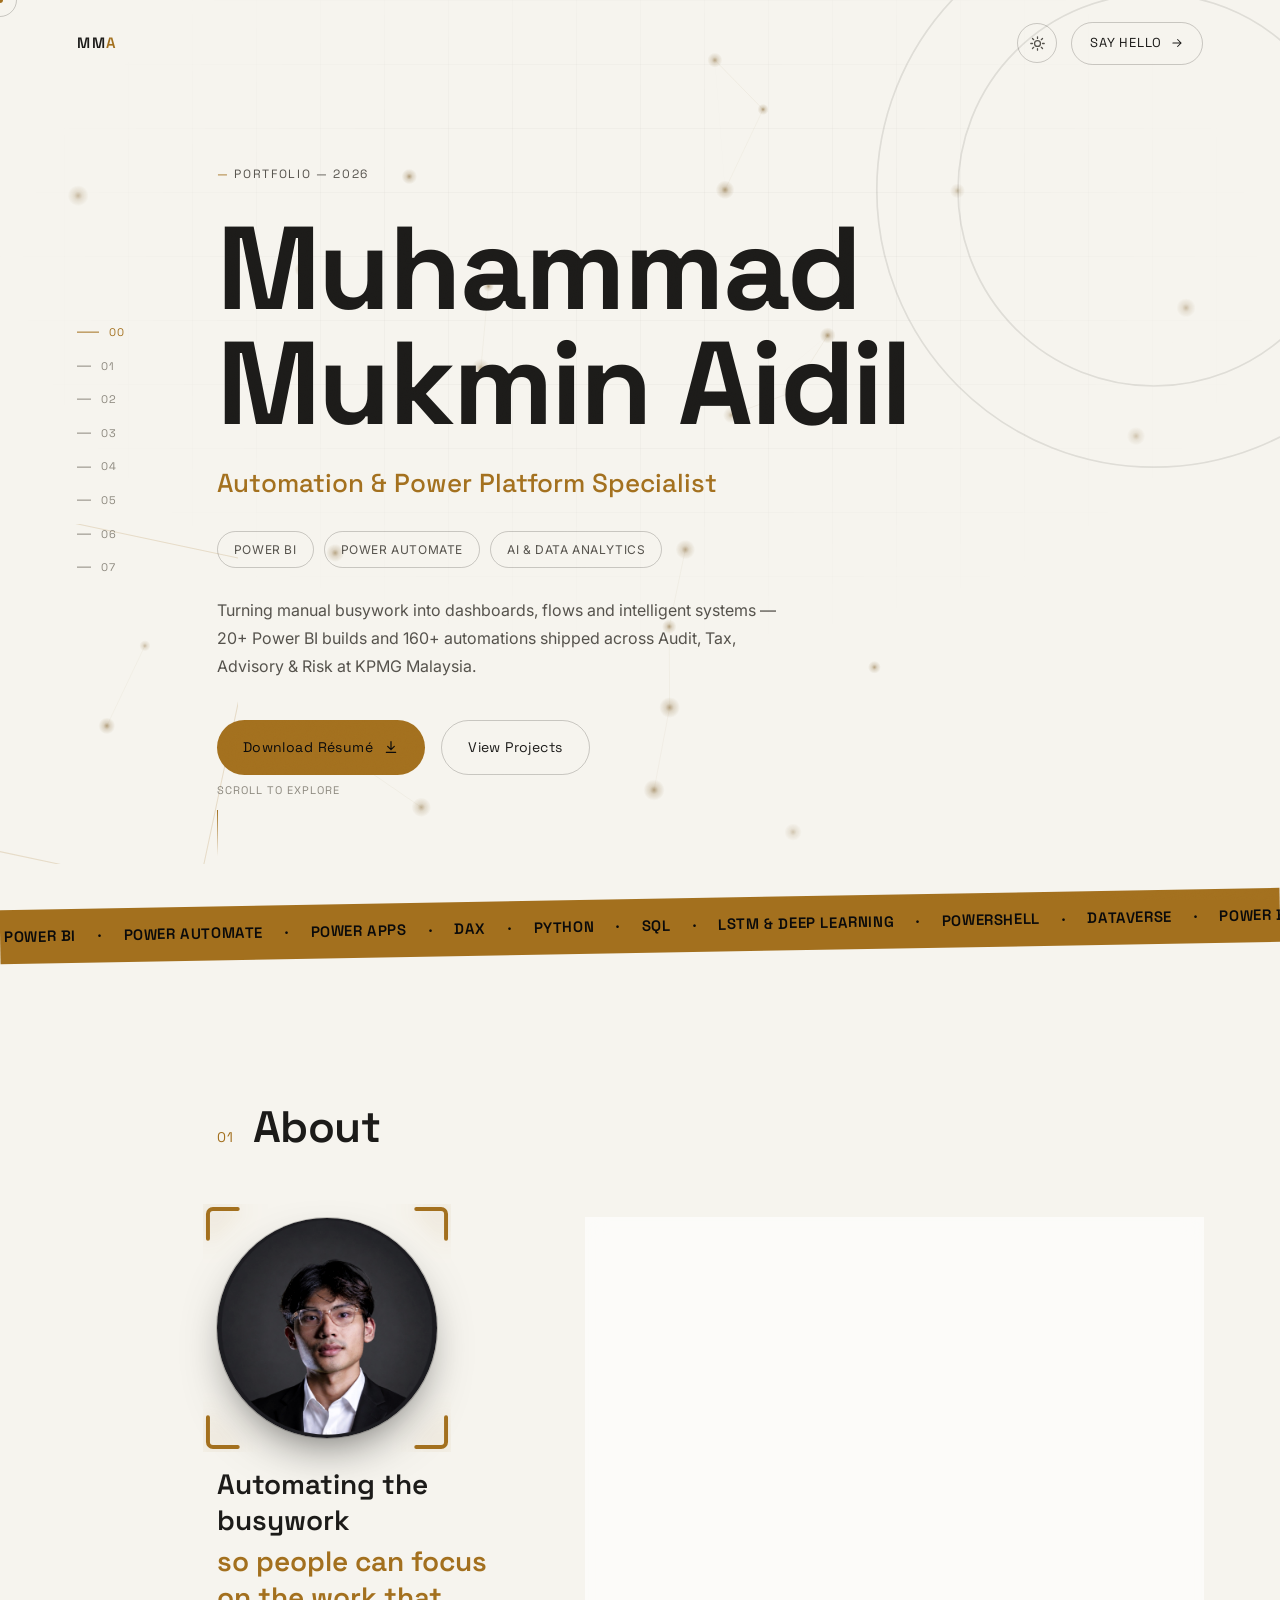
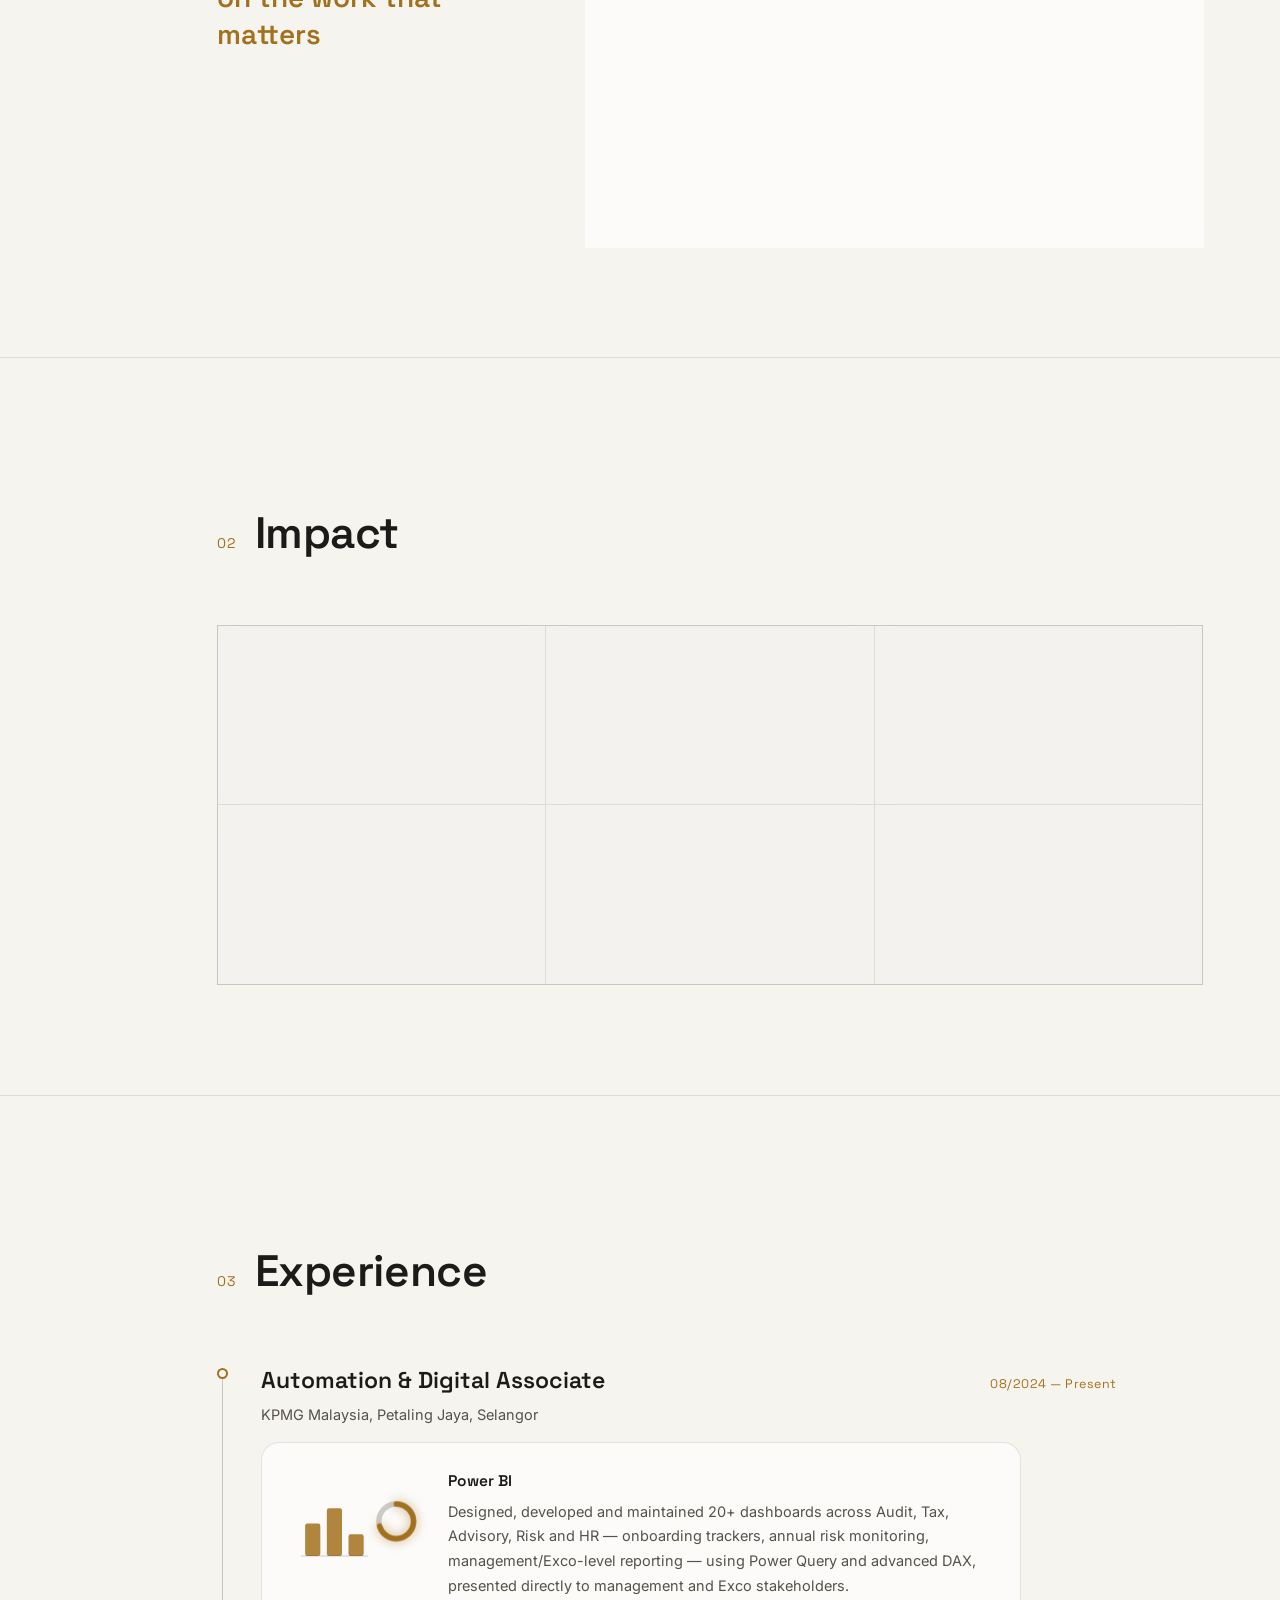
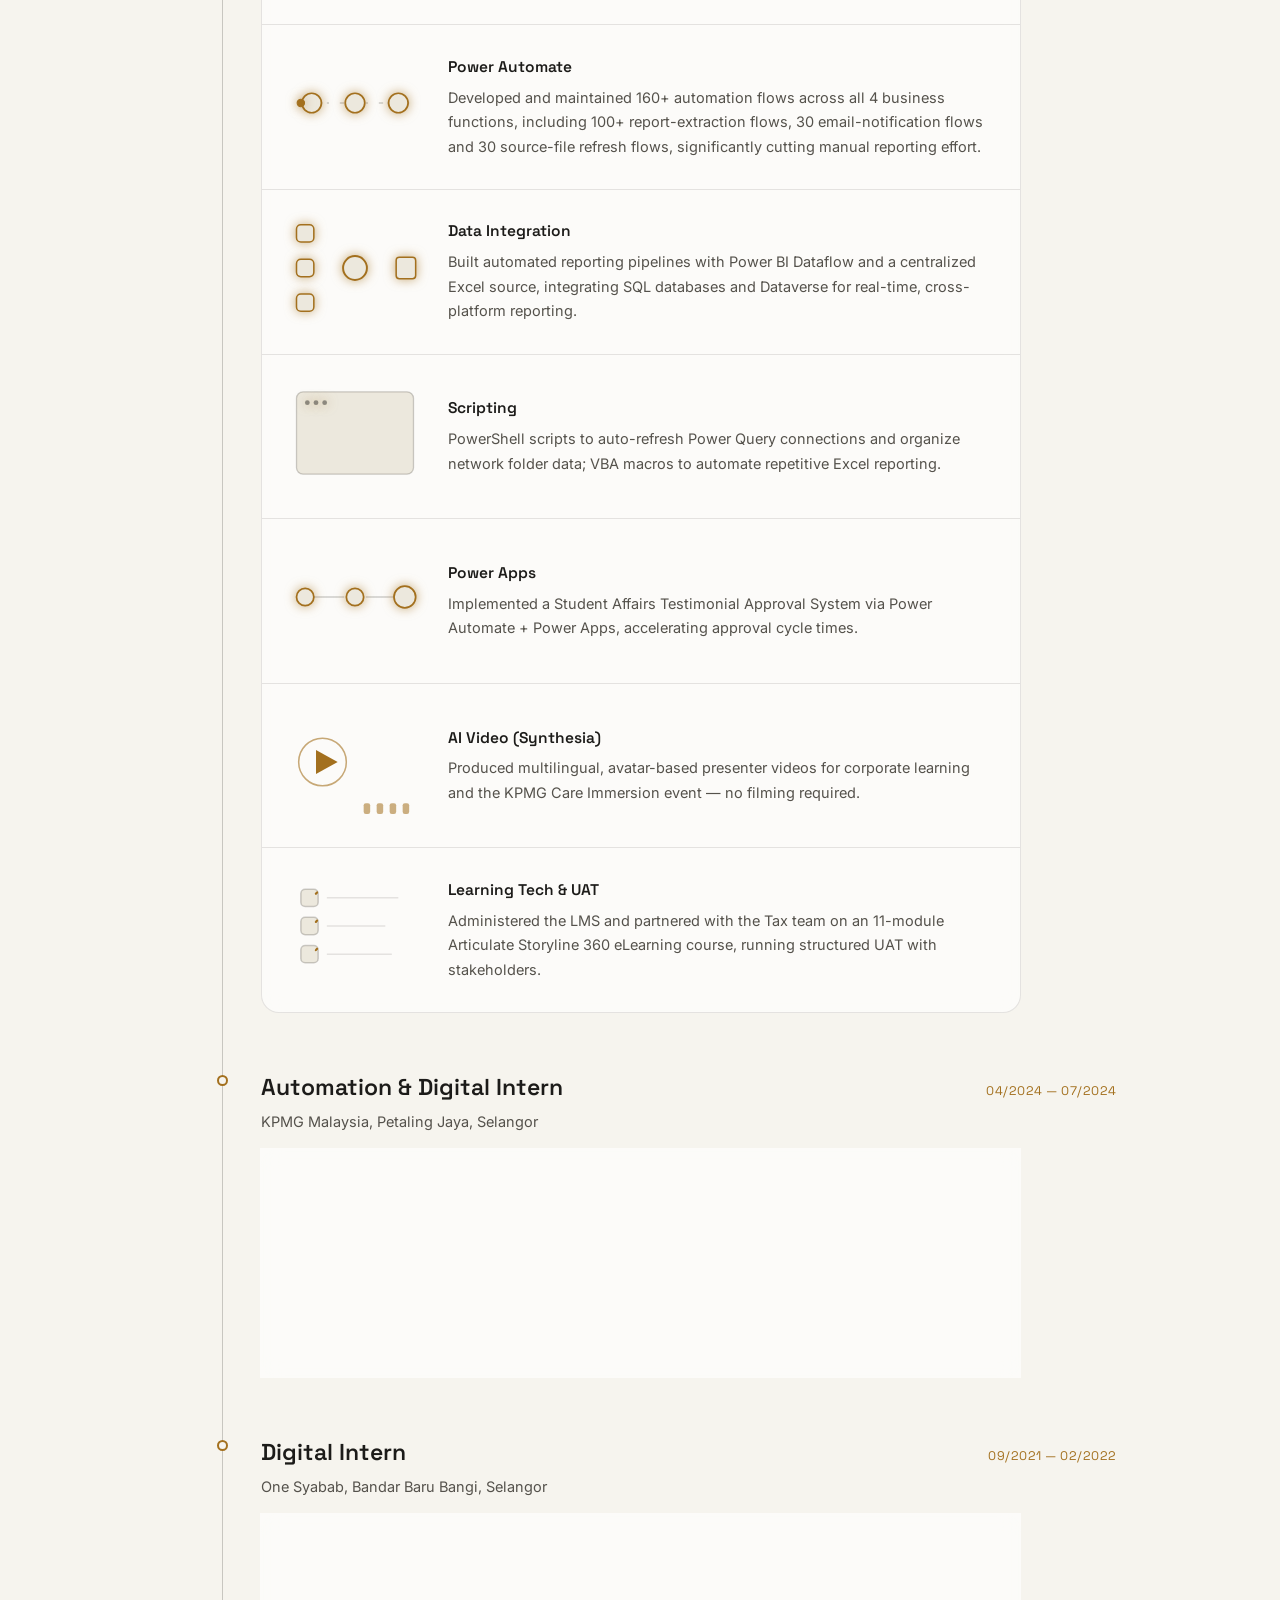
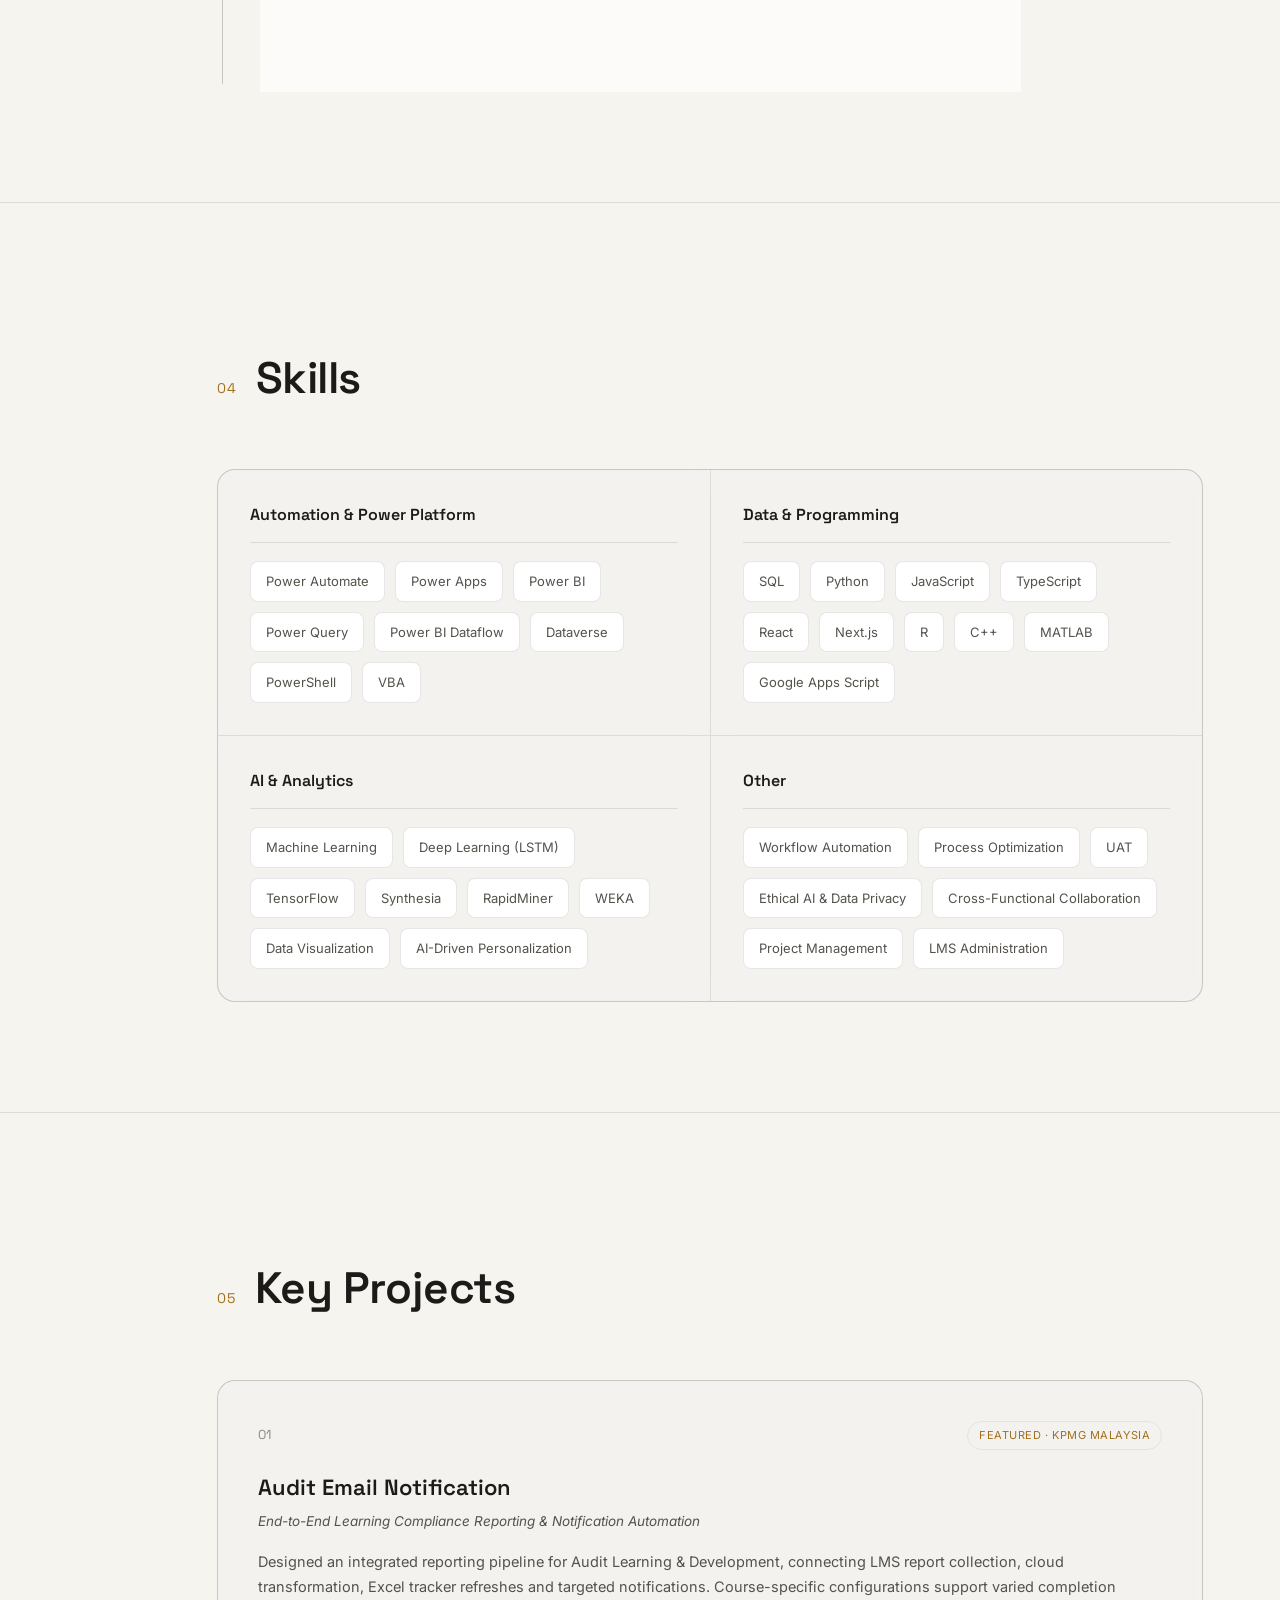
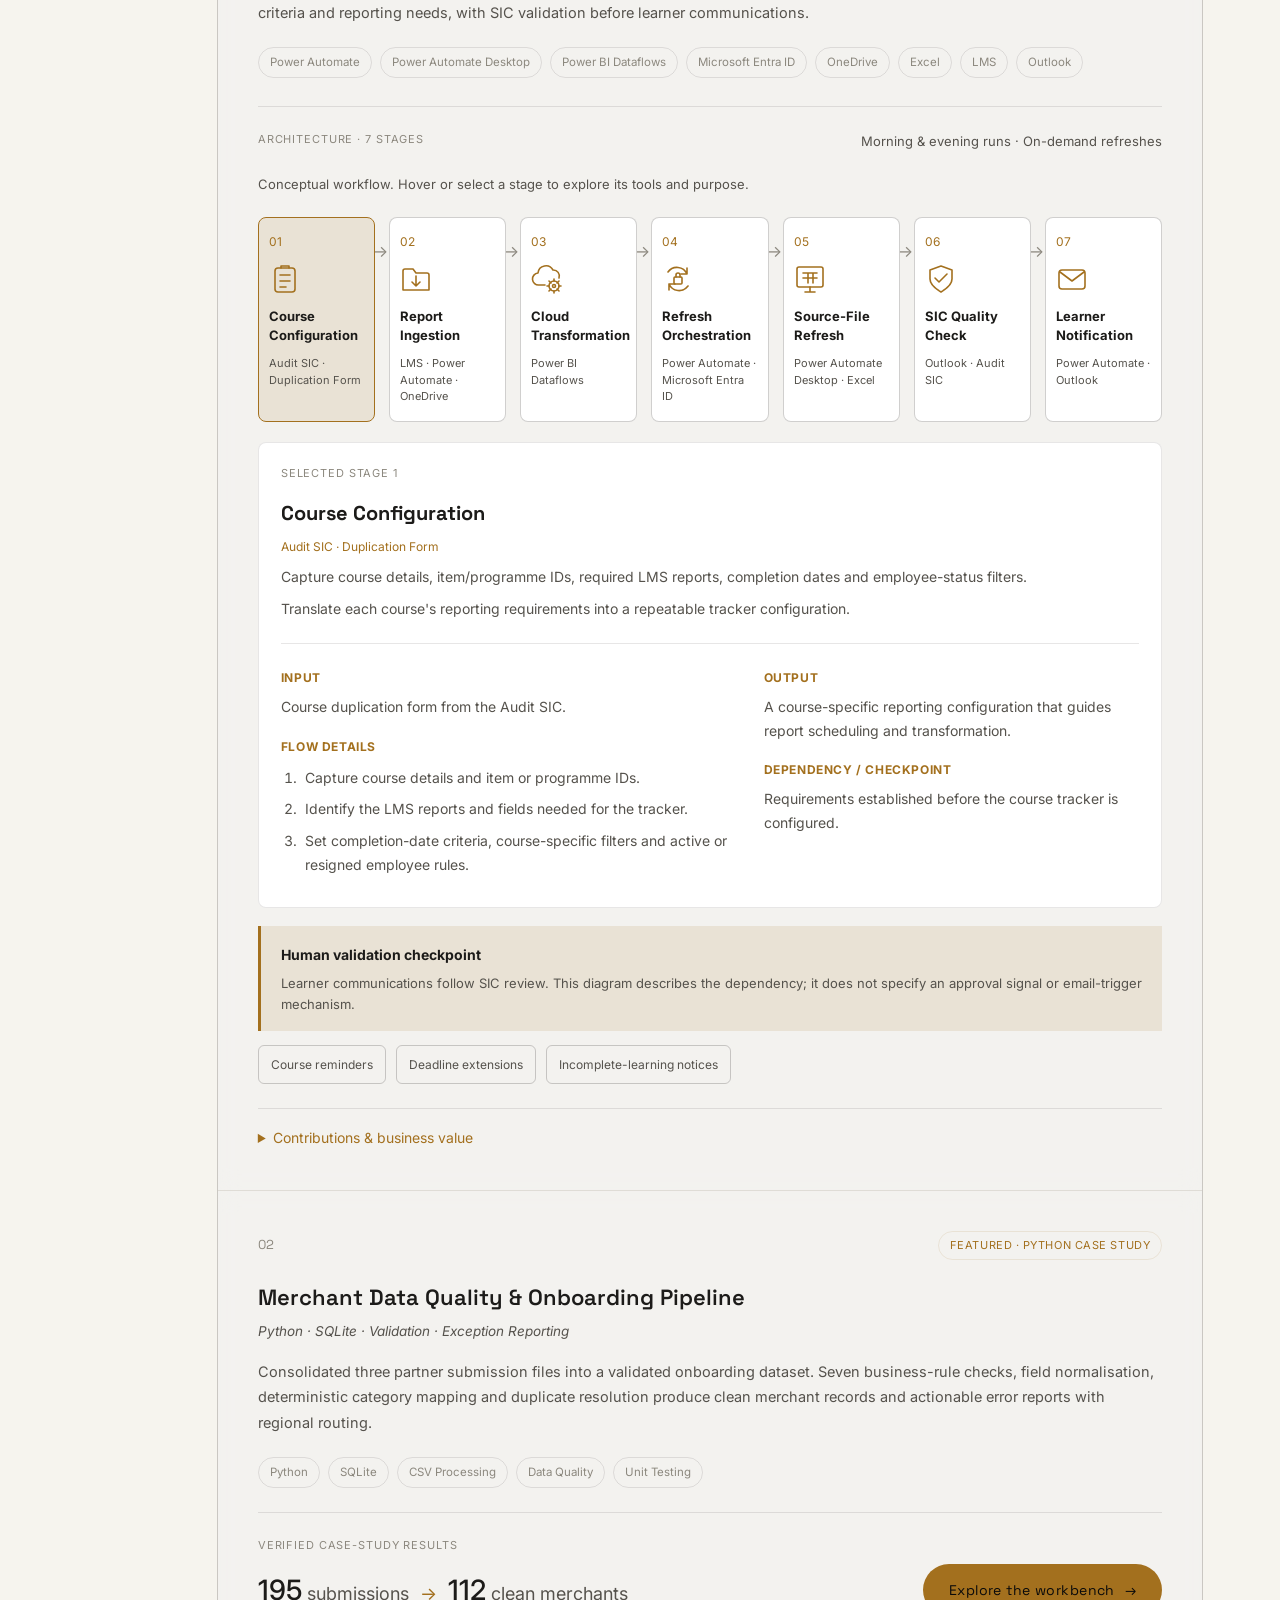
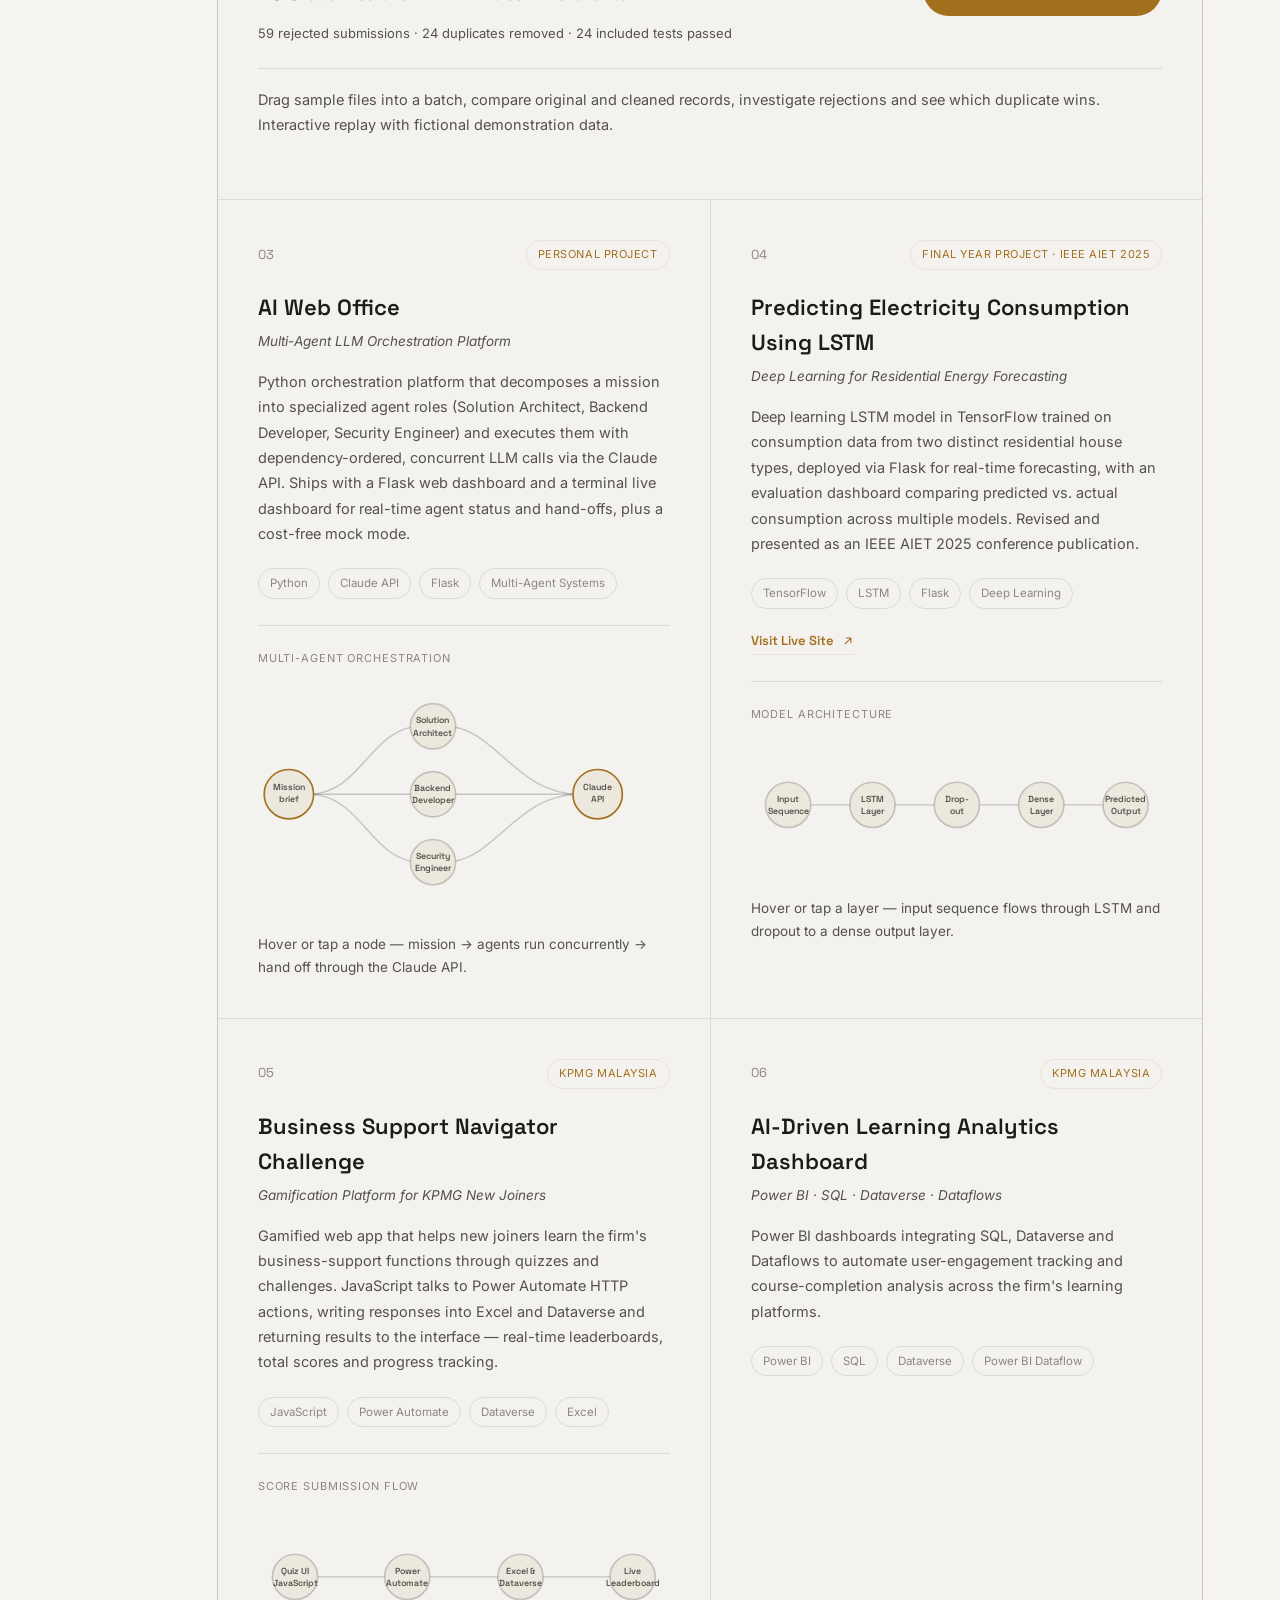
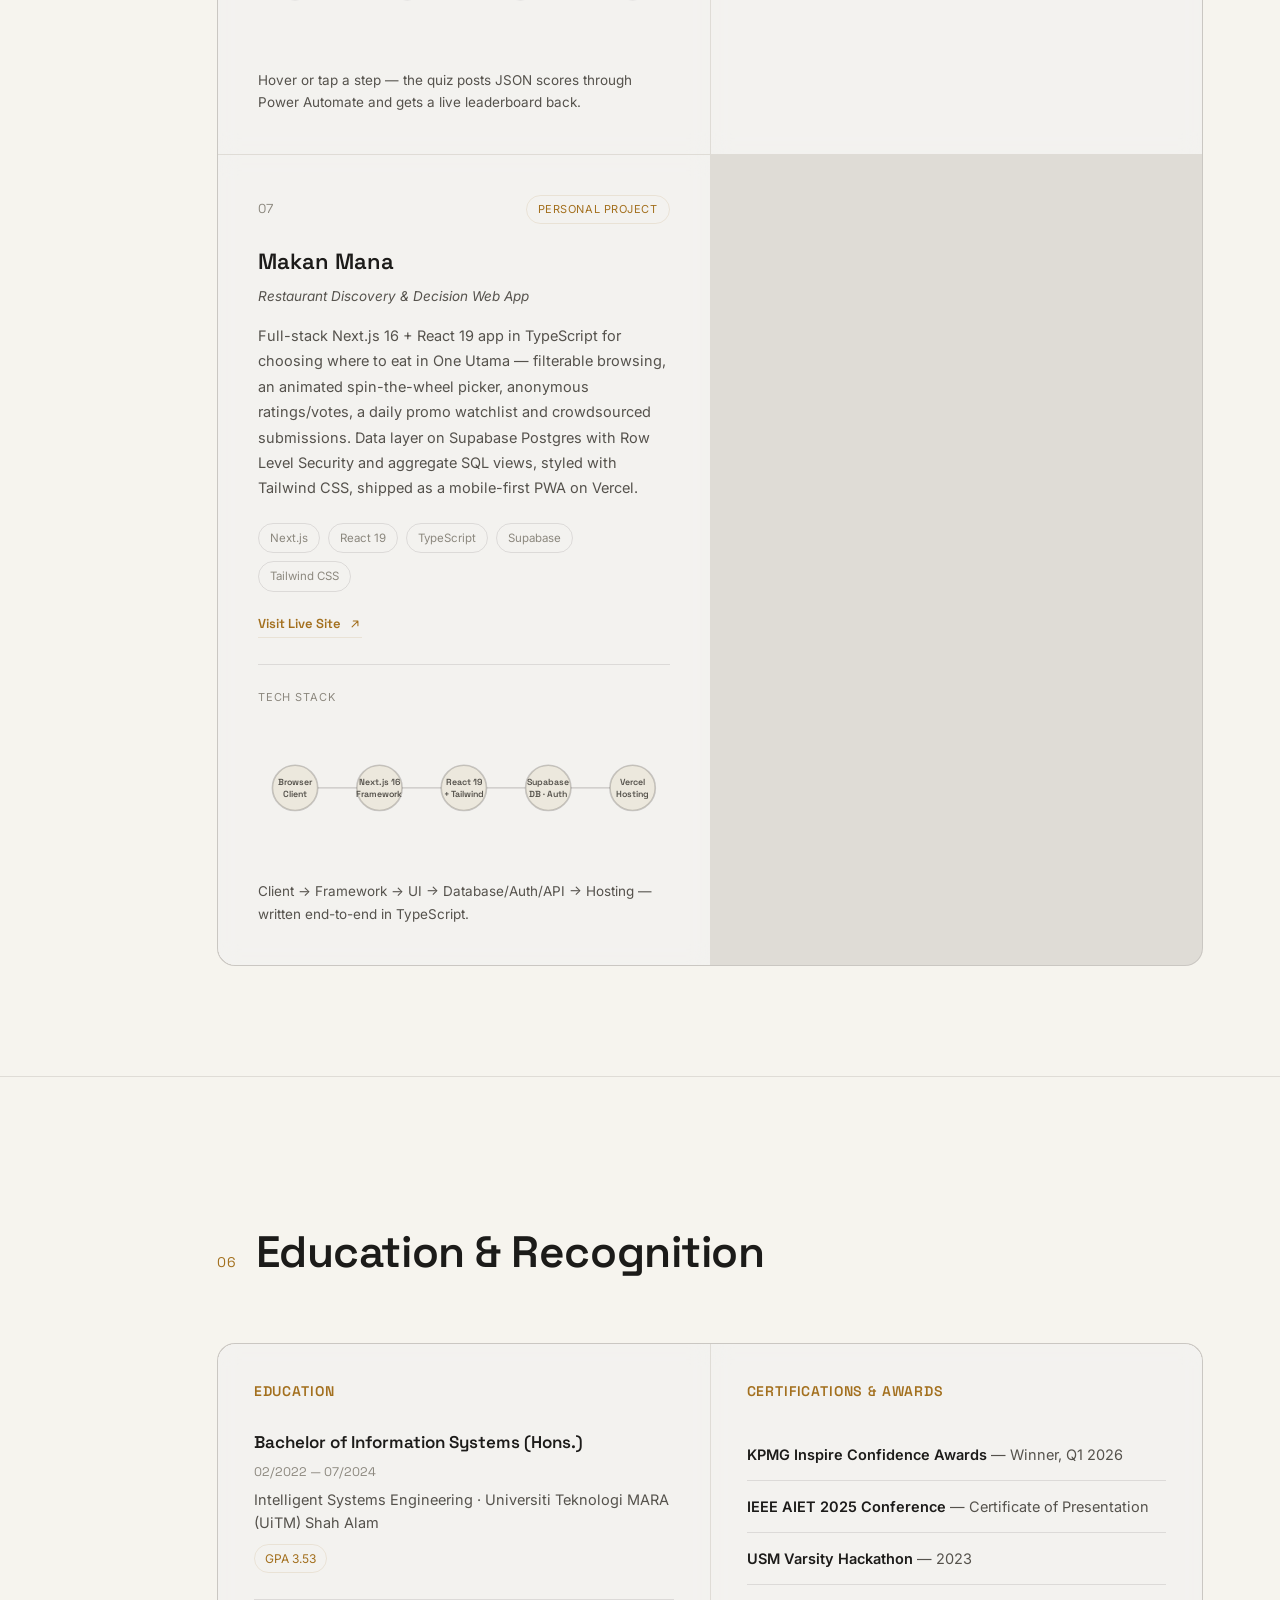
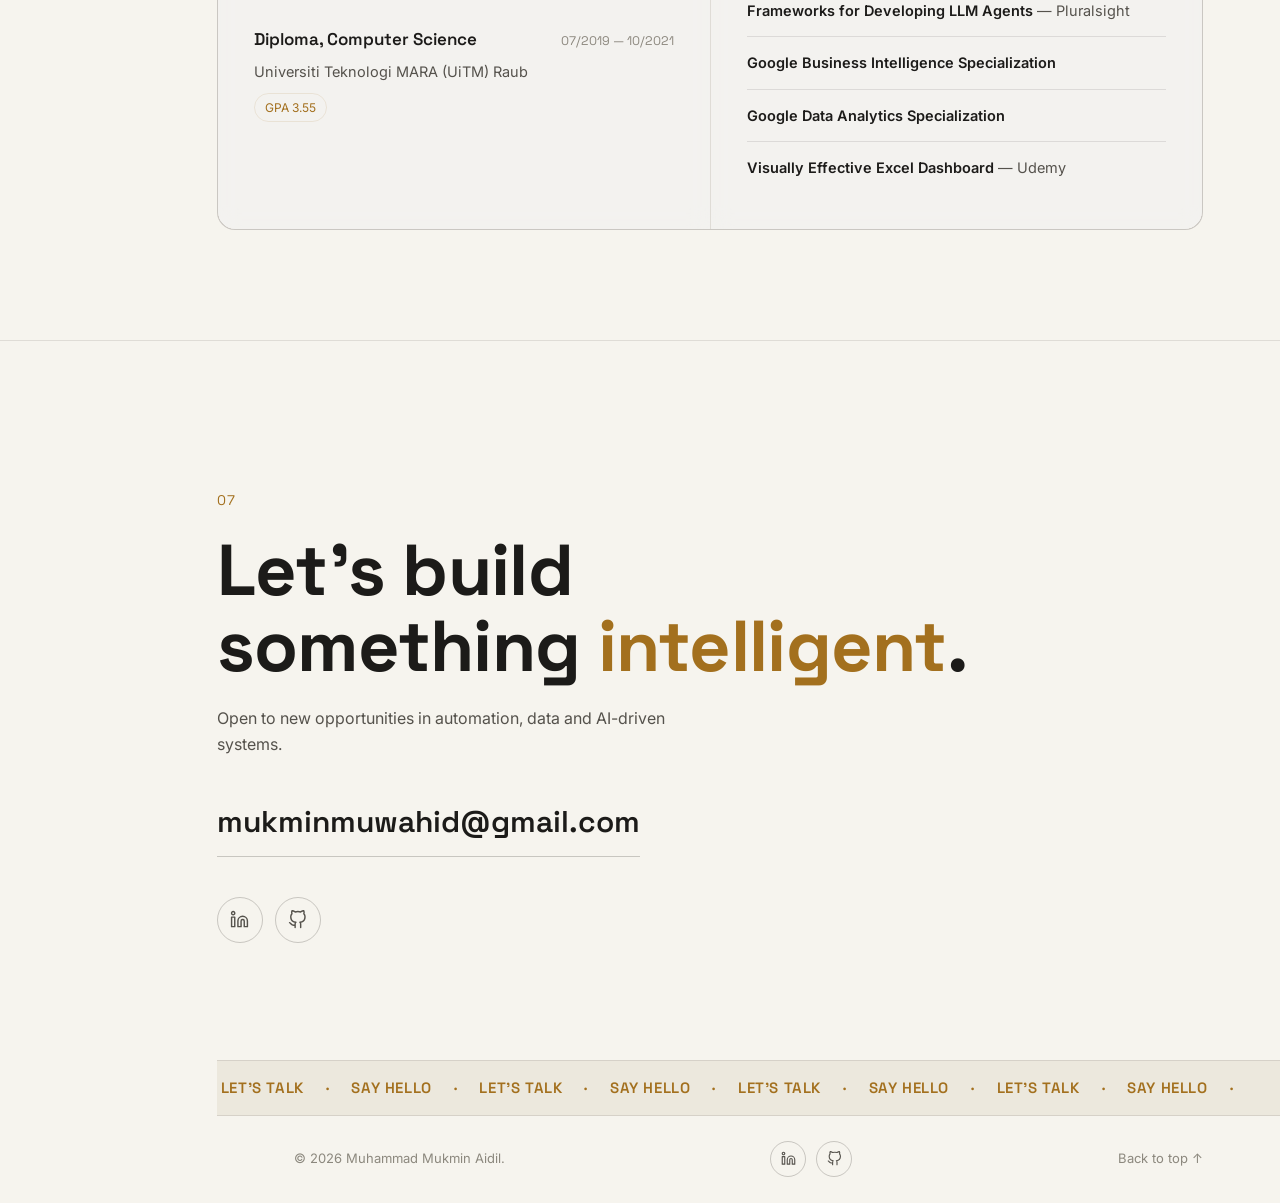
<file: index.html>
<!DOCTYPE html>
<html lang="en">
<head>
<meta charset="UTF-8">
<meta name="viewport" content="width=device-width, initial-scale=1.0">
<title>Muhammad Mukmin Aidil — Automation &amp; Power Platform Specialist</title>
<meta name="description" content="Muhammad Mukmin Aidil — Automation &amp; Power Platform Specialist. Power BI, Power Automate, AI &amp; Data Analytics. Building intelligent digital systems at KPMG Malaysia.">
<link rel="icon" href="data:image/svg+xml,%3Csvg xmlns='http://www.w3.org/2000/svg' viewBox='0 0 100 100'%3E%3Crect width='100' height='100' rx='20' fill='%230b0b0c'/%3E%3Ctext x='50' y='68' font-size='58' font-family='Georgia,serif' fill='%23d4a950' text-anchor='middle'%3EM%3C/text%3E%3C/svg%3E">

<link rel="preconnect" href="https://fonts.googleapis.com">
<link rel="preconnect" href="https://fonts.gstatic.com" crossorigin>
<link href="https://fonts.googleapis.com/css2?family=Space+Grotesk:wght@400;500;600;700&amp;family=Inter:wght@300;400;500;600;700;800&amp;display=swap" rel="stylesheet">

<link rel="stylesheet" href="css/style.css?v=workbench-1">
<script>
(function(){
  document.documentElement.classList.add('js');
  var theme = 'dark';
  try {
    var saved = localStorage.getItem('theme');
    theme = saved || (window.matchMedia('(prefers-color-scheme: light)').matches ? 'light' : 'dark');
  } catch(e) {}
  document.documentElement.setAttribute('data-theme', theme);
})();
</script>
</head>
<body>

<!-- Preloader -->
<div class="preloader" id="preloader">
  <span class="preloader-mark">M<span>M</span>A</span>
</div>

<!-- Grain / noise overlay -->
<div class="grain" aria-hidden="true"></div>

<!-- Neon puzzle-piece space scene (behind everything, drives with scroll) -->
<canvas id="bgScene" class="bg-scene" aria-hidden="true"></canvas>

<!-- Custom cursor -->
<div class="cursor-dot" id="cursorDot" aria-hidden="true"></div>
<div class="cursor-ring" id="cursorRing" aria-hidden="true"></div>

<!-- Fixed top bar -->
<header class="topbar">
  <a href="#top" class="logo">MM<span>A</span></a>

  <div class="topbar-right">
    <button class="theme-toggle" id="themeToggle" aria-label="Switch to light mode" aria-pressed="false">
      <svg class="icon-sun" viewBox="0 0 24 24" fill="none" stroke="currentColor" stroke-width="1.8" stroke-linecap="round" stroke-linejoin="round"><circle cx="12" cy="12" r="4.2"/><path d="M12 2.5v2.4M12 19.1v2.4M4.9 4.9l1.7 1.7M17.4 17.4l1.7 1.7M2.5 12h2.4M19.1 12h2.4M4.9 19.1l1.7-1.7M17.4 6.6l1.7-1.7"/></svg>
      <svg class="icon-moon" viewBox="0 0 24 24" fill="none" stroke="currentColor" stroke-width="1.8" stroke-linecap="round" stroke-linejoin="round"><path d="M20 14.5A8.5 8.5 0 1 1 9.5 4a6.8 6.8 0 0 0 10.5 10.5z"/></svg>
    </button>

    <button class="menu-toggle" id="menuToggle" aria-label="Toggle navigation" aria-expanded="false">
      <span></span><span></span><span></span>
    </button>

    <a href="mailto:mukminmuwahid@gmail.com" class="say-hello">
      <span>Say Hello</span>
      <svg viewBox="0 0 24 24" fill="none"><path d="M5 12h14M13 6l6 6-6 6" stroke="currentColor" stroke-width="1.8" stroke-linecap="round" stroke-linejoin="round"/></svg>
    </a>
  </div>
</header>

<!-- Side numbered nav (desktop) -->
<nav class="side-nav" id="sideNav" aria-label="Section navigation">
  <ul>
    <li><a href="#top" data-index="00"><span class="n">00</span><span class="t">Top</span></a></li>
    <li><a href="#about" data-index="01"><span class="n">01</span><span class="t">About</span></a></li>
    <li><a href="#impact" data-index="02"><span class="n">02</span><span class="t">Impact</span></a></li>
    <li><a href="#experience" data-index="03"><span class="n">03</span><span class="t">Experience</span></a></li>
    <li><a href="#skills" data-index="04"><span class="n">04</span><span class="t">Skills</span></a></li>
    <li><a href="#projects" data-index="05"><span class="n">05</span><span class="t">Projects</span></a></li>
    <li><a href="#education" data-index="06"><span class="n">06</span><span class="t">Education</span></a></li>
    <li><a href="#contact" data-index="07"><span class="n">07</span><span class="t">Contact</span></a></li>
  </ul>
</nav>

<!-- Mobile full-screen nav -->
<div class="mobile-nav" id="mobileNav">
  <ul>
    <li><a href="#top" data-index="00">Top</a></li>
    <li><a href="#about" data-index="01">About</a></li>
    <li><a href="#impact" data-index="02">Impact</a></li>
    <li><a href="#experience" data-index="03">Experience</a></li>
    <li><a href="#skills" data-index="04">Skills</a></li>
    <li><a href="#projects" data-index="05">Projects</a></li>
    <li><a href="#education" data-index="06">Education</a></li>
    <li><a href="#contact" data-index="07">Contact</a></li>
  </ul>
  <div class="mobile-nav-foot">
    <a href="mailto:mukminmuwahid@gmail.com">mukminmuwahid@gmail.com</a>
    <div class="contact-socials">
      <a href="https://www.linkedin.com/in/mukmin-muwahhid-aidil-390723297/" target="_blank" rel="noopener" aria-label="LinkedIn profile" class="social-btn">
        <svg viewBox="0 0 24 24" fill="none" stroke="currentColor" stroke-width="1.8" stroke-linecap="round" stroke-linejoin="round"><path d="M16 8a6 6 0 0 1 6 6v7h-4v-7a2 2 0 0 0-2-2 2 2 0 0 0-2 2v7h-4v-7a6 6 0 0 1 6-6z"/><rect x="2" y="9" width="4" height="12"/><circle cx="4" cy="4" r="2"/></svg>
      </a>
      <a href="https://github.com/mukminmuwahhid" target="_blank" rel="noopener" aria-label="GitHub profile" class="social-btn">
        <svg viewBox="0 0 24 24" fill="none" stroke="currentColor" stroke-width="1.8" stroke-linecap="round" stroke-linejoin="round"><path d="M9 19c-5 1.5-5-2.5-7-3m14 6v-3.87a3.37 3.37 0 0 0-.94-2.61c3.14-.35 6.44-1.54 6.44-7A5.44 5.44 0 0 0 20 4.77 5.07 5.07 0 0 0 19.91 1S18.73.65 16 2.48a13.38 13.38 0 0 0-7 0C6.27.65 5.09 1 5.09 1A5.07 5.07 0 0 0 5 4.77a5.44 5.44 0 0 0-1.5 3.78c0 5.42 3.3 6.61 6.44 7A3.37 3.37 0 0 0 9 18.13V22"/></svg>
      </a>
    </div>
  </div>
</div>

<main>

  <!-- 00 HERO -->
  <section class="section hero" id="top">
    <div class="bg-deco" aria-hidden="true">
      <svg class="deco deco-1" viewBox="0 0 200 200"><circle cx="100" cy="100" r="99" stroke="currentColor" stroke-width="0.6" fill="none"/><circle cx="100" cy="100" r="70" stroke="currentColor" stroke-width="0.6" fill="none"/></svg>
      <svg class="deco deco-2" viewBox="0 0 200 200"><rect x="1" y="1" width="198" height="198" stroke="currentColor" stroke-width="0.6" fill="none" transform="rotate(12 100 100)"/></svg>
      <div class="deco-grid"></div>
    </div>

    <div class="hero-inner reveal">
      <p class="eyebrow">Portfolio — 2026</p>
      <h1 class="hero-name">Muhammad<br>Mukmin&nbsp;Aidil</h1>
      <p class="hero-role">Automation &amp; Power Platform Specialist</p>

      <div class="hero-badges">
        <span>Power BI</span>
        <span>Power Automate</span>
        <span>AI &amp; Data Analytics</span>
      </div>

      <p class="hero-sub">Turning manual busywork into dashboards, flows and intelligent systems — 20+ Power BI builds and 160+ automations shipped across Audit, Tax, Advisory &amp; Risk at KPMG Malaysia.</p>

      <div class="hero-cta">
        <a href="assets/Muhammad-Mukmin-Aidil-Resume.pdf" class="btn btn-primary" download>
          Download Résumé
          <svg viewBox="0 0 24 24" fill="none"><path d="M12 4v12m0 0l-5-5m5 5l5-5M5 20h14" stroke="currentColor" stroke-width="1.8" stroke-linecap="round" stroke-linejoin="round"/></svg>
        </a>
        <a href="#projects" class="btn btn-ghost">View Projects</a>
      </div>
    </div>

    <a href="#about" class="scroll-cue">
      <span>Scroll to explore</span>
      <i></i>
    </a>
  </section>

  <!-- Ribbon marquee -->
  <div class="ribbon">
    <div class="ribbon-track">
      <span>Power BI</span><span>·</span><span>Power Automate</span><span>·</span><span>Power Apps</span><span>·</span>
      <span>DAX</span><span>·</span><span>Python</span><span>·</span><span>SQL</span><span>·</span>
      <span>LSTM &amp; Deep Learning</span><span>·</span><span>PowerShell</span><span>·</span><span>Dataverse</span><span>·</span>
      <span>Power BI</span><span>·</span><span>Power Automate</span><span>·</span><span>Power Apps</span><span>·</span>
      <span>DAX</span><span>·</span><span>Python</span><span>·</span><span>SQL</span><span>·</span>
      <span>LSTM &amp; Deep Learning</span><span>·</span><span>PowerShell</span><span>·</span><span>Dataverse</span><span>·</span>
    </div>
  </div>

  <!-- 01 ABOUT -->
  <section class="section about" id="about">
    <div class="section-head reveal">
      <span class="section-num">01</span>
      <h2>About</h2>
    </div>

    <div class="about-grid">
      <div class="about-lead reveal">
        <div class="about-photo">
          <img src="assets/profile.jpg" alt="Portrait of Muhammad Mukmin Aidil" width="440" height="440">
          <svg class="about-photo-frame" viewBox="0 0 100 100" aria-hidden="true">
            <path d="M2,14 V4 a2,2 0 0 1 2,-2 H14" />
            <path d="M86,2 H96 a2,2 0 0 1 2,2 V14" />
            <path d="M98,86 V96 a2,2 0 0 1 -2,2 H86" />
            <path d="M14,98 H4 a2,2 0 0 1 -2,-2 V86" />
          </svg>
        </div>
        <p>Automating the busywork <strong>so people can focus on the work that matters</strong></p>
      </div>
      <div class="about-body reveal">
        <p>I'm an Automation &amp; Power Platform specialist with a Bachelor's degree in Information Systems (Hons.), Intelligent Systems Engineering, and 2+ years driving digital transformation across Audit, Tax, Advisory and Risk functions at <strong>KPMG Malaysia</strong>.</p>
        <p>I've built and maintained 20+ Power BI dashboards and 160+ Power Automate flows automating end-to-end reporting, notifications and data-refresh cycles — skilled across the full Power Platform (Power BI, Power Automate, Power Apps, Power Query, DAX, Dataverse), PowerShell/VBA scripting, and applying machine learning techniques such as LSTM for predictive analytics.</p>
        <p>I care about ethical AI practice, cross-functional collaboration, and building scalable, intelligent digital systems that people actually want to use.</p>
        <div class="about-tags">
          <span>Workflow Automation</span>
          <span>Process Optimization</span>
          <span>Ethical AI &amp; Data Privacy</span>
          <span>UAT</span>
          <span>Project Management</span>
        </div>
      </div>
    </div>
  </section>

  <!-- 02 IMPACT / STATS -->
  <section class="section impact" id="impact">
    <div class="section-head reveal">
      <span class="section-num">02</span>
      <h2>Impact</h2>
    </div>

    <div class="stats-grid">
      <div class="stat reveal">
        <span class="stat-num" data-count="20" data-suffix="+">0</span>
        <span class="stat-label">Power BI dashboards built</span>
      </div>
      <div class="stat reveal">
        <span class="stat-num" data-count="160" data-suffix="+">0</span>
        <span class="stat-label">Automation flows shipped</span>
      </div>
      <div class="stat reveal">
        <span class="stat-num" data-count="100" data-suffix="+">0</span>
        <span class="stat-label">Report-extraction flows</span>
      </div>
      <div class="stat reveal">
        <span class="stat-num" data-count="4" data-suffix="">0</span>
        <span class="stat-label">Business functions served</span>
      </div>
      <div class="stat reveal">
        <span class="stat-num" data-count="2" data-suffix="+">0</span>
        <span class="stat-label">Years at KPMG Malaysia</span>
      </div>
      <div class="stat reveal">
        <span class="stat-num" data-count="11" data-suffix="">0</span>
        <span class="stat-label">Module eLearning course built</span>
      </div>
    </div>
  </section>

  <!-- 03 EXPERIENCE -->
  <section class="section experience" id="experience">
    <div class="section-head reveal">
      <span class="section-num">03</span>
      <h2>Experience</h2>
    </div>

    <div class="timeline">

      <article class="timeline-item reveal">
        <div class="timeline-marker"></div>
        <div class="timeline-content">
          <div class="timeline-top">
            <h3>Automation &amp; Digital Associate</h3>
            <span class="timeline-date">08/2024 — Present</span>
          </div>
          <p class="timeline-org">KPMG Malaysia, Petaling Jaya, Selangor</p>

          <div class="exp-rows">

            <div class="exp-row">
              <div class="exp-visual" data-viz="powerbi">
                <svg viewBox="0 0 120 96" aria-hidden="true">
                  <g class="viz-bars">
                    <rect class="bar b1" x="14" y="0" width="14" height="0" rx="2"/>
                    <rect class="bar b2" x="34" y="0" width="14" height="0" rx="2"/>
                    <rect class="bar b3" x="54" y="0" width="14" height="0" rx="2"/>
                  </g>
                  <line class="baseline" x1="10" y1="72" x2="72" y2="72"/>
                  <circle class="donut" cx="98" cy="40" r="16" fill="none"/>
                  <circle class="donut-fill" cx="98" cy="40" r="16" fill="none"/>
                </svg>
              </div>
              <div class="exp-copy">
                <h4>Power BI</h4>
                <p>Designed, developed and maintained 20+ dashboards across Audit, Tax, Advisory, Risk and HR — onboarding trackers, annual risk monitoring, management/Exco-level reporting — using Power Query and advanced DAX, presented directly to management and Exco stakeholders.</p>
              </div>
            </div>

            <div class="exp-row">
              <div class="exp-visual" data-viz="automate">
                <svg viewBox="0 0 120 96" aria-hidden="true">
                  <path class="flow-path" d="M10,48 H36 M46,48 H72 M82,48 H110" />
                  <circle class="flow-node n1" cx="20" cy="48" r="9"/>
                  <circle class="flow-node n2" cx="60" cy="48" r="9"/>
                  <circle class="flow-node n3" cx="100" cy="48" r="9"/>
                  <circle class="flow-dot" r="3.4"/>
                </svg>
              </div>
              <div class="exp-copy">
                <h4>Power Automate</h4>
                <p>Developed and maintained 160+ automation flows across all 4 business functions, including 100+ report-extraction flows, 30 email-notification flows and 30 source-file refresh flows, significantly cutting manual reporting effort.</p>
              </div>
            </div>

            <div class="exp-row">
              <div class="exp-visual" data-viz="integration">
                <svg viewBox="0 0 120 96" aria-hidden="true">
                  <path class="int-path p1" d="M18,16 C40,16 42,46 60,46"/>
                  <path class="int-path p2" d="M18,48 H60"/>
                  <path class="int-path p3" d="M18,80 C40,80 42,50 60,50"/>
                  <path class="int-path p4" d="M62,48 H102"/>
                  <rect class="src-node" x="6" y="8" width="16" height="16" rx="4"/>
                  <rect class="src-node" x="6" y="40" width="16" height="16" rx="4"/>
                  <rect class="src-node" x="6" y="72" width="16" height="16" rx="4"/>
                  <circle class="hub-node" cx="60" cy="48" r="11"/>
                  <rect class="out-node" x="98" y="38" width="18" height="20" rx="3"/>
                </svg>
              </div>
              <div class="exp-copy">
                <h4>Data Integration</h4>
                <p>Built automated reporting pipelines with Power BI Dataflow and a centralized Excel source, integrating SQL databases and Dataverse for real-time, cross-platform reporting.</p>
              </div>
            </div>

            <div class="exp-row">
              <div class="exp-visual" data-viz="scripting">
                <svg viewBox="0 0 120 96" aria-hidden="true">
                  <rect class="term-box" x="6" y="10" width="108" height="76" rx="6"/>
                  <circle class="term-dot" cx="16" cy="20" r="2.2"/>
                  <circle class="term-dot" cx="24" cy="20" r="2.2"/>
                  <circle class="term-dot" cx="32" cy="20" r="2.2"/>
                  <text class="term-line l1" x="14" y="42">PS&gt; Refresh-PowerQuery</text>
                  <text class="term-line l2" x="14" y="56">Organizing \\network\data</text>
                  <text class="term-line l3" x="14" y="70">VBA: AutoFormat.Run()</text>
                  <rect class="term-cursor" x="14" y="74" width="7" height="10"/>
                </svg>
              </div>
              <div class="exp-copy">
                <h4>Scripting</h4>
                <p>PowerShell scripts to auto-refresh Power Query connections and organize network folder data; VBA macros to automate repetitive Excel reporting.</p>
              </div>
            </div>

            <div class="exp-row">
              <div class="exp-visual" data-viz="powerapps">
                <svg viewBox="0 0 120 96" aria-hidden="true">
                  <path class="app-path" d="M22,48 H50 M70,48 H98"/>
                  <circle class="app-node" cx="14" cy="48" r="8"/>
                  <circle class="app-node" cx="60" cy="48" r="8"/>
                  <circle class="app-node app-final" cx="106" cy="48" r="10"/>
                  <path class="app-check" d="M100,48 l4,5 l9,-11"/>
                </svg>
              </div>
              <div class="exp-copy">
                <h4>Power Apps</h4>
                <p>Implemented a Student Affairs Testimonial Approval System via Power Automate + Power Apps, accelerating approval cycle times.</p>
              </div>
            </div>

            <div class="exp-row">
              <div class="exp-visual" data-viz="video">
                <svg viewBox="0 0 120 96" aria-hidden="true">
                  <circle class="play-ring" cx="30" cy="48" r="22"/>
                  <path class="play-tri" d="M24,37 L44,48 L24,59 Z"/>
                  <g class="wave-bars">
                    <rect x="68" y="0" width="6" height="10" rx="2"/>
                    <rect x="80" y="0" width="6" height="10" rx="2"/>
                    <rect x="92" y="0" width="6" height="10" rx="2"/>
                    <rect x="104" y="0" width="6" height="10" rx="2"/>
                  </g>
                </svg>
              </div>
              <div class="exp-copy">
                <h4>AI Video (Synthesia)</h4>
                <p>Produced multilingual, avatar-based presenter videos for corporate learning and the KPMG Care Immersion event — no filming required.</p>
              </div>
            </div>

            <div class="exp-row">
              <div class="exp-visual" data-viz="uat">
                <svg viewBox="0 0 120 96" aria-hidden="true">
                  <g class="check-item">
                    <rect x="10" y="14" width="16" height="16" rx="4"/>
                    <path class="check-mark" d="M13,22 l4,4 l8,-9"/>
                    <line x1="34" y1="22" x2="100" y2="22"/>
                  </g>
                  <g class="check-item i2">
                    <rect x="10" y="40" width="16" height="16" rx="4"/>
                    <path class="check-mark" d="M13,48 l4,4 l8,-9"/>
                    <line x1="34" y1="48" x2="88" y2="48"/>
                  </g>
                  <g class="check-item i3">
                    <rect x="10" y="66" width="16" height="16" rx="4"/>
                    <path class="check-mark" d="M13,74 l4,4 l8,-9"/>
                    <line x1="34" y1="74" x2="94" y2="74"/>
                  </g>
                </svg>
              </div>
              <div class="exp-copy">
                <h4>Learning Tech &amp; UAT</h4>
                <p>Administered the LMS and partnered with the Tax team on an 11-module Articulate Storyline 360 eLearning course, running structured UAT with stakeholders.</p>
              </div>
            </div>

          </div>
        </div>
      </article>

      <article class="timeline-item reveal">
        <div class="timeline-marker"></div>
        <div class="timeline-content">
          <div class="timeline-top">
            <h3>Automation &amp; Digital Intern</h3>
            <span class="timeline-date">04/2024 — 07/2024</span>
          </div>
          <p class="timeline-org">KPMG Malaysia, Petaling Jaya, Selangor</p>
          <ul class="timeline-list">
            <li>Assisted in developing interactive Articulate Storyline e-learning modules — content design and instructional structure.</li>
            <li>Supported data tracking and reporting processes with Power Automate, improving reporting workflows.</li>
            <li>Researched AI-driven content-personalization strategies to optimize digital learning experiences.</li>
          </ul>
        </div>
      </article>

      <article class="timeline-item reveal">
        <div class="timeline-marker"></div>
        <div class="timeline-content">
          <div class="timeline-top">
            <h3>Digital Intern</h3>
            <span class="timeline-date">09/2021 — 02/2022</span>
          </div>
          <p class="timeline-org">One Syabab, Bandar Baru Bangi, Selangor</p>
          <ul class="timeline-list">
            <li>Developed SEO-optimized WordPress landing pages for promotional campaigns, increasing engagement by 10%.</li>
            <li>Designed interactive web elements and digital assets with HTML, CSS and page builders.</li>
            <li>Supported the launch of 5 product landing pages across cross-functional marketing campaigns.</li>
          </ul>
        </div>
      </article>

    </div>
  </section>

  <!-- 04 SKILLS -->
  <section class="section skills" id="skills">
    <div class="section-head reveal">
      <span class="section-num">04</span>
      <h2>Skills</h2>
    </div>

    <div class="skills-grid">
      <div class="skill-card reveal">
        <h3>Automation &amp; Power Platform</h3>
        <div class="pill-group">
          <span>Power Automate</span><span>Power Apps</span><span>Power BI</span><span>Power Query</span>
          <span>Power BI Dataflow</span><span>Dataverse</span><span>PowerShell</span><span>VBA</span>
        </div>
      </div>
      <div class="skill-card reveal">
        <h3>Data &amp; Programming</h3>
        <div class="pill-group">
          <span>SQL</span><span>Python</span><span>JavaScript</span><span>TypeScript</span>
          <span>React</span><span>Next.js</span><span>R</span><span>C++</span><span>MATLAB</span><span>Google Apps Script</span>
        </div>
      </div>
      <div class="skill-card reveal">
        <h3>AI &amp; Analytics</h3>
        <div class="pill-group">
          <span>Machine Learning</span><span>Deep Learning (LSTM)</span><span>TensorFlow</span>
          <span>Synthesia</span><span>RapidMiner</span><span>WEKA</span><span>Data Visualization</span><span>AI-Driven Personalization</span>
        </div>
      </div>
      <div class="skill-card reveal">
        <h3>Other</h3>
        <div class="pill-group">
          <span>Workflow Automation</span><span>Process Optimization</span><span>UAT</span>
          <span>Ethical AI &amp; Data Privacy</span><span>Cross-Functional Collaboration</span><span>Project Management</span><span>LMS Administration</span>
        </div>
      </div>
    </div>
  </section>

  <!-- 05 PROJECTS -->
  <section class="section projects" id="projects">
    <div class="section-head reveal">
      <span class="section-num">05</span>
      <h2>Key Projects</h2>
    </div>

    <div class="projects-grid">

      <article class="project-card project-featured reveal" id="audit-project">
        <div class="project-top"><span class="project-index">01</span><span class="project-tag">Featured &middot; KPMG Malaysia</span></div>
        <h3>Audit Email Notification</h3>
        <p class="project-role">End-to-End Learning Compliance Reporting &amp; Notification Automation</p>
        <p>Designed an integrated reporting pipeline for Audit Learning &amp; Development, connecting LMS report collection, cloud transformation, Excel tracker refreshes and targeted notifications. Course-specific configurations support varied completion criteria and reporting needs, with SIC validation before learner communications.</p>
        <div class="project-stack"><span>Power Automate</span><span>Power Automate Desktop</span><span>Power BI Dataflows</span><span>Microsoft Entra ID</span><span>OneDrive</span><span>Excel</span><span>LMS</span><span>Outlook</span></div>
        <div class="audit-workflow">
          <div class="audit-workflow-head"><span class="orch-label">Architecture &middot; 7 stages</span><span class="audit-cadence">Morning &amp; evening runs &middot; On-demand refreshes</span></div>
          <p class="audit-hint">Conceptual workflow. Hover or select a stage to explore its tools and purpose.</p>
          <ol class="audit-pipeline" aria-label="Audit reporting workflow"><li><button type="button" class="audit-stage" data-stage="0" aria-pressed="true" aria-controls="audit-detail"><span class="audit-step">01</span><svg class="audit-icon" viewBox="0 0 32 32" fill="none" stroke="currentColor" stroke-width="1.6" stroke-linecap="round" stroke-linejoin="round" aria-hidden="true"><rect x="6" y="5" width="20" height="24" rx="3"/><path d="M12 5V3h8v2M11 12h10M11 18h10M11 24h6"/></svg><strong>Course Configuration</strong><small>Audit SIC &middot; Duplication Form</small></button></li><li><button type="button" class="audit-stage" data-stage="1" aria-pressed="false" aria-controls="audit-detail"><span class="audit-step">02</span><svg class="audit-icon" viewBox="0 0 32 32" fill="none" stroke="currentColor" stroke-width="1.6" stroke-linecap="round" stroke-linejoin="round" aria-hidden="true"><path d="M3 13V8a2 2 0 0 1 2-2h8l3 4h11a2 2 0 0 1 2 2v15H3V13Z"/><path d="M16 13v10m-4-4 4 4 4-4"/></svg><strong>Report Ingestion</strong><small>LMS &middot; Power Automate &middot; OneDrive</small></button></li><li><button type="button" class="audit-stage" data-stage="2" aria-pressed="false" aria-controls="audit-detail"><span class="audit-step">03</span><svg class="audit-icon" viewBox="0 0 32 32" fill="none" stroke="currentColor" stroke-width="1.6" stroke-linecap="round" stroke-linejoin="round" aria-hidden="true"><path d="M14 22H8a6 6 0 0 1-1-12 8 8 0 0 1 15-3 6 6 0 0 1 6 8"/><circle cx="23" cy="23" r="5"/><circle cx="23" cy="23" r="1.5"/><path d="M23 16v2m0 10v2m7-7h-2m-10 0h-2m2-5 2 2m6 6 2 2m0-10-2 2m-6 6-2 2"/></svg><strong>Cloud Transformation</strong><small>Power BI Dataflows</small></button></li><li><button type="button" class="audit-stage" data-stage="3" aria-pressed="false" aria-controls="audit-detail"><span class="audit-step">04</span><svg class="audit-icon" viewBox="0 0 32 32" fill="none" stroke="currentColor" stroke-width="1.6" stroke-linecap="round" stroke-linejoin="round" aria-hidden="true"><path d="M25 11A11 11 0 0 0 6 9M25 5v6h-6M7 21a11 11 0 0 0 19 2M7 27v-6h6"/><rect x="12" y="14" width="8" height="7" rx="1"/><path d="M14 14v-2a2 2 0 0 1 4 0v2"/></svg><strong>Refresh Orchestration</strong><small>Power Automate &middot; Microsoft Entra ID</small></button></li><li><button type="button" class="audit-stage" data-stage="4" aria-pressed="false" aria-controls="audit-detail"><span class="audit-step">05</span><svg class="audit-icon" viewBox="0 0 32 32" fill="none" stroke="currentColor" stroke-width="1.6" stroke-linecap="round" stroke-linejoin="round" aria-hidden="true"><rect x="3" y="4" width="26" height="20" rx="2"/><path d="M11 29h10m-5-5v5M9 10h14m-14 5h14m-9-5v10m5-10v10"/></svg><strong>Source-File Refresh</strong><small>Power Automate Desktop &middot; Excel</small></button></li><li><button type="button" class="audit-stage" data-stage="5" aria-pressed="false" aria-controls="audit-detail"><span class="audit-step">06</span><svg class="audit-icon" viewBox="0 0 32 32" fill="none" stroke="currentColor" stroke-width="1.6" stroke-linecap="round" stroke-linejoin="round" aria-hidden="true"><path d="M16 3 27 7v9c0 6-6 10-11 13C11 26 5 22 5 16V7l11-4Z"/><path d="m10 15 4 4 8-8"/></svg><strong>SIC Quality Check</strong><small>Outlook &middot; Audit SIC</small></button></li><li><button type="button" class="audit-stage" data-stage="6" aria-pressed="false" aria-controls="audit-detail"><span class="audit-step">07</span><svg class="audit-icon" viewBox="0 0 32 32" fill="none" stroke="currentColor" stroke-width="1.6" stroke-linecap="round" stroke-linejoin="round" aria-hidden="true"><rect x="3" y="7" width="26" height="19" rx="3"/><path d="m4 9 12 9L28 9"/></svg><strong>Learner Notification</strong><small>Power Automate &middot; Outlook</small></button></li></ol>
          <div class="audit-detail" id="audit-detail" aria-live="polite" aria-atomic="true">
            <span class="orch-label" id="audit-selected">Selected stage 1</span>
            <h4 id="audit-title">Course Configuration</h4>
            <p class="audit-tools" id="audit-tools">Audit SIC &middot; Duplication Form</p>
            <p id="audit-description">Capture course details, item/programme IDs, required LMS reports, completion dates and employee-status filters.</p>
            <p id="audit-purpose">Translate each course&#39;s reporting requirements into a repeatable tracker configuration.</p>
<div class="audit-flow-grid"><div><h5>Input</h5><p id="audit-input">Course duplication form from the Audit SIC.</p><h5>Flow details</h5><ol id="audit-actions"><li>Capture course details and item or programme IDs.</li><li>Identify the LMS reports and fields needed for the tracker.</li><li>Set completion-date criteria, course-specific filters and active or resigned employee rules.</li></ol></div><div><h5>Output</h5><p id="audit-output">A course-specific reporting configuration that guides report scheduling and transformation.</p><h5>Dependency / checkpoint</h5><p id="audit-dependency">Requirements established before the course tracker is configured.</p></div></div>
          </div>
          <div class="audit-checkpoint"><strong>Human validation checkpoint</strong><p>Learner communications follow SIC review. This diagram describes the dependency; it does not specify an approval signal or email-trigger mechanism.</p></div>
          <div class="audit-notifications" aria-label="Learner notification categories"><span>Course reminders</span><span>Deadline extensions</span><span>Incomplete-learning notices</span></div>
        </div>
        <details class="audit-case"><summary>Contributions &amp; business value</summary>
          <div class="audit-case-grid"><div><h4>My contributions</h4><ul><li>Translated course requirements into tracker configurations and LMS schedules.</li><li>Built report extraction, OneDrive organisation and course-specific Dataflows.</li><li>Integrated authenticated refresh operations through Entra ID and Excel refreshes through PAD.</li><li>Implemented SIC status emails and supported learner notifications following validation.</li><li>Coordinated recurring and on-demand reporting operations.</li></ul></div>
          <div><h4>Business value</h4><ul><li>Reduced repetitive report collection and preparation.</li><li>Centralised transformation rules for consistent reporting.</li><li>Improved visibility when trackers were ready for review.</li><li>Preserved human checks on data quality.</li><li>Supported different programmes with repeatable execution.</li></ul></div></div>
        </details>
      </article>

      <article class="project-card project-featured reveal" id="merchant-project">
        <div class="project-top"><span class="project-index">02</span><span class="project-tag">Featured &middot; Python Case Study</span></div>
        <h3>Merchant Data Quality &amp; Onboarding Pipeline</h3>
        <p class="project-role">Python &middot; SQLite &middot; Validation &middot; Exception Reporting</p>
        <p>Consolidated three partner submission files into a validated onboarding dataset. Seven business-rule checks, field normalisation, deterministic category mapping and duplicate resolution produce clean merchant records and actionable error reports with regional routing.</p>
        <div class="project-stack"><span>Python</span><span>SQLite</span><span>CSV Processing</span><span>Data Quality</span><span>Unit Testing</span></div>
        <div class="merchant-preview">
          <div><span class="orch-label">Verified case-study results</span><p class="merchant-numbers"><strong>195</strong> submissions <span>&rarr;</span> <strong>112</strong> clean merchants</p><p>59 rejected submissions &middot; 24 duplicates removed &middot; 24 included tests passed</p></div>
          <a class="btn btn-primary" href="data-workbench.html">Explore the workbench <span aria-hidden="true">&rarr;</span></a>
        </div>
        <p class="merchant-demo-note">Drag sample files into a batch, compare original and cleaned records, investigate rejections and see which duplicate wins. Interactive replay with fictional demonstration data.</p>
      </article>



      <article class="project-card reveal">
        <div class="project-top">
          <span class="project-index">03</span>
          <span class="project-tag">Personal Project</span>
        </div>
        <h3>AI Web Office</h3>
        <p class="project-role">Multi-Agent LLM Orchestration Platform</p>
        <p>Python orchestration platform that decomposes a mission into specialized agent roles (Solution Architect, Backend Developer, Security Engineer) and executes them with dependency-ordered, concurrent LLM calls via the Claude API. Ships with a Flask web dashboard and a terminal live dashboard for real-time agent status and hand-offs, plus a cost-free mock mode.</p>
        <div class="project-stack">
          <span>Python</span><span>Claude API</span><span>Flask</span><span>Multi-Agent Systems</span>
        </div>

        <div class="orchestration">
          <span class="orch-label">Multi-agent orchestration</span>
          <svg viewBox="0 0 400 220" class="orch-svg" aria-hidden="true">
            <path class="orch-link" data-for="architect" d="M50,110 C100,110 110,44 158,44"/>
            <path class="orch-link" data-for="backend"   d="M50,110 H158"/>
            <path class="orch-link" data-for="security"  d="M50,110 C100,110 110,176 158,176"/>
            <path class="orch-link" data-for="architect" d="M182,44 C230,44 250,110 312,110"/>
            <path class="orch-link" data-for="backend"   d="M182,110 H312"/>
            <path class="orch-link" data-for="security"  d="M182,176 C230,176 250,110 312,110"/>

            <circle class="orch-dot" data-for="architect" r="3" style="offset-path:path('M50,110 C100,110 110,44 158,44 L182,44 C230,44 250,110 312,110')"/>
            <circle class="orch-dot" data-for="backend" r="3" style="offset-path:path('M50,110 H158 L182,110 H312')"/>
            <circle class="orch-dot" data-for="security" r="3" style="offset-path:path('M50,110 C100,110 110,176 158,176 L182,176 C230,176 250,110 312,110')"/>

            <g class="orch-node orch-mission" data-role="mission" tabindex="0"
               data-desc="Mission — a natural-language goal handed to the orchestrator, decomposed into an execution plan.">
              <circle cx="30" cy="110" r="24"/>
              <text x="30" y="106">Mission</text>
              <text x="30" y="118">brief</text>
            </g>

            <g class="orch-node" data-role="architect" tabindex="0"
               data-desc="Solution Architect — designs the system approach and breaks the mission into dependency-ordered tasks for the other agents.">
              <circle cx="170" cy="44" r="22"/>
              <text x="170" y="41">Solution</text>
              <text x="170" y="53">Architect</text>
            </g>
            <g class="orch-node" data-role="backend" tabindex="0"
               data-desc="Backend Developer — implements the planned tasks concurrently, streaming code and status back to the live dashboard.">
              <circle cx="170" cy="110" r="22"/>
              <text x="170" y="107">Backend</text>
              <text x="170" y="119">Developer</text>
            </g>
            <g class="orch-node" data-role="security" tabindex="0"
               data-desc="Security Engineer — reviews output for vulnerabilities and hands off fixes in parallel with the other agents.">
              <circle cx="170" cy="176" r="22"/>
              <text x="170" y="173">Security</text>
              <text x="170" y="185">Engineer</text>
            </g>

            <g class="orch-node orch-api" data-role="api" tabindex="0"
               data-desc="Claude API — every agent calls out concurrently through the same API, with hand-offs merged back into one result.">
              <circle cx="330" cy="110" r="24"/>
              <text x="330" y="106">Claude</text>
              <text x="330" y="118">API</text>
            </g>
          </svg>
          <p class="orch-caption" data-default="Hover or tap a node — mission → agents run concurrently → hand off through the Claude API.">Hover or tap a node — mission → agents run concurrently → hand off through the Claude API.</p>
        </div>
      </article>

      <article class="project-card reveal">
        <div class="project-top">
          <span class="project-index">04</span>
          <span class="project-tag">Final Year Project · IEEE AIET 2025</span>
        </div>
        <h3>Predicting Electricity Consumption Using LSTM</h3>
        <p class="project-role">Deep Learning for Residential Energy Forecasting</p>
        <p>Deep learning LSTM model in TensorFlow trained on consumption data from two distinct residential house types, deployed via Flask for real-time forecasting, with an evaluation dashboard comparing predicted vs. actual consumption across multiple models. Revised and presented as an IEEE AIET 2025 conference publication.</p>
        <div class="project-stack">
          <span>TensorFlow</span><span>LSTM</span><span>Flask</span><span>Deep Learning</span>
        </div>
        <a class="project-live" href="https://mukminmuwahhid.github.io/LSTM/index.html" target="_blank" rel="noopener">
          Visit Live Site
          <svg viewBox="0 0 24 24" fill="none"><path d="M7 17L17 7M17 7H9M17 7V15" stroke="currentColor" stroke-width="1.8" stroke-linecap="round" stroke-linejoin="round"/></svg>
        </a>

        <div class="orchestration orch-linear">
          <span class="orch-label">Model architecture</span>
          <svg viewBox="0 0 400 130" class="orch-svg" aria-hidden="true">
            <path class="orch-link" data-left="input" data-right="lstm" d="M58,65 H96"/>
            <path class="orch-link" data-left="lstm" data-right="dropout" d="M140,65 H178"/>
            <path class="orch-link" data-left="dropout" data-right="dense" d="M222,65 H260"/>
            <path class="orch-link" data-left="dense" data-right="output" d="M304,65 H342"/>

            <circle class="orch-dot orch-dot-single" r="3" style="offset-path:path('M58,65 H342')"/>

            <g class="orch-node" data-role="input" tabindex="0"
               data-desc="Input Sequence — a rolling window of past hourly consumption readings fed into the model.">
              <circle cx="36" cy="65" r="22"/>
              <text x="36" y="62">Input</text>
              <text x="36" y="74">Sequence</text>
            </g>
            <g class="orch-node" data-role="lstm" tabindex="0"
               data-desc="LSTM Layer — recurrent units that capture long-term temporal patterns in the sequence.">
              <circle cx="118" cy="65" r="22"/>
              <text x="118" y="62">LSTM</text>
              <text x="118" y="74">Layer</text>
            </g>
            <g class="orch-node" data-role="dropout" tabindex="0"
               data-desc="Dropout — randomly disables units during training to reduce overfitting.">
              <circle cx="200" cy="65" r="22"/>
              <text x="200" y="62">Drop-</text>
              <text x="200" y="74">out</text>
            </g>
            <g class="orch-node" data-role="dense" tabindex="0"
               data-desc="Dense Layer — a fully connected layer that maps the LSTM output to a single value.">
              <circle cx="282" cy="65" r="22"/>
              <text x="282" y="62">Dense</text>
              <text x="282" y="74">Layer</text>
            </g>
            <g class="orch-node" data-role="output" tabindex="0"
               data-desc="Predicted Output — the forecasted next-step consumption, compared against actual usage on the evaluation dashboard.">
              <circle cx="364" cy="65" r="22"/>
              <text x="364" y="62">Predicted</text>
              <text x="364" y="74">Output</text>
            </g>
          </svg>
          <p class="orch-caption" data-default="Hover or tap a layer — input sequence flows through LSTM and dropout to a dense output layer.">Hover or tap a layer — input sequence flows through LSTM and dropout to a dense output layer.</p>
        </div>
      </article>

      <article class="project-card reveal">
        <div class="project-top">
          <span class="project-index">05</span>
          <span class="project-tag">KPMG Malaysia</span>
        </div>
        <h3>Business Support Navigator Challenge</h3>
        <p class="project-role">Gamification Platform for KPMG New Joiners</p>
        <p>Gamified web app that helps new joiners learn the firm's business-support functions through quizzes and challenges. JavaScript talks to Power Automate HTTP actions, writing responses into Excel and Dataverse and returning results to the interface — real-time leaderboards, total scores and progress tracking.</p>
        <div class="project-stack">
          <span>JavaScript</span><span>Power Automate</span><span>Dataverse</span><span>Excel</span>
        </div>

        <div class="orchestration orch-linear">
          <span class="orch-label">Score submission flow</span>
          <svg viewBox="0 0 400 130" class="orch-svg" aria-hidden="true">
            <path class="orch-link" data-left="quiz" data-right="flow" d="M58,65 H123"/>
            <path class="orch-link" data-left="flow" data-right="store" d="M167,65 H233"/>
            <path class="orch-link" data-left="store" data-right="board" d="M277,65 H342"/>

            <circle class="orch-dot orch-dot-single" r="3" style="offset-path:path('M58,65 H342')"/>

            <g class="orch-node" data-role="quiz" tabindex="0"
               data-desc="Quiz UI — vanilla JavaScript quiz screen; on submit it POSTs a JSON payload like { score, totalQuestions, userId } via fetch.">
              <circle cx="36" cy="65" r="22"/>
              <text x="36" y="62">Quiz UI</text>
              <text x="36" y="74">JavaScript</text>
            </g>
            <g class="orch-node" data-role="flow" tabindex="0"
               data-desc="Power Automate — an HTTP-triggered flow receives the JSON payload and orchestrates the writes.">
              <circle cx="145" cy="65" r="22"/>
              <text x="145" y="62">Power</text>
              <text x="145" y="74">Automate</text>
            </g>
            <g class="orch-node" data-role="store" tabindex="0"
               data-desc="Excel &amp; Dataverse — the flow writes the score and progress into both an Excel table and Dataverse records.">
              <circle cx="255" cy="65" r="22"/>
              <text x="255" y="62">Excel &amp;</text>
              <text x="255" y="74">Dataverse</text>
            </g>
            <g class="orch-node" data-role="board" tabindex="0"
               data-desc="Live Leaderboard — the flow responds with updated JSON standings, rendered back into the quiz UI in real time.">
              <circle cx="364" cy="65" r="22"/>
              <text x="364" y="62">Live</text>
              <text x="364" y="74">Leaderboard</text>
            </g>
          </svg>
          <p class="orch-caption" data-default="Hover or tap a step — the quiz posts JSON scores through Power Automate and gets a live leaderboard back.">Hover or tap a step — the quiz posts JSON scores through Power Automate and gets a live leaderboard back.</p>
        </div>
      </article>

      <article class="project-card reveal">
        <div class="project-top">
          <span class="project-index">06</span>
          <span class="project-tag">KPMG Malaysia</span>
        </div>
        <h3>AI-Driven Learning Analytics Dashboard</h3>
        <p class="project-role">Power BI · SQL · Dataverse · Dataflows</p>
        <p>Power BI dashboards integrating SQL, Dataverse and Dataflows to automate user-engagement tracking and course-completion analysis across the firm's learning platforms.</p>
        <div class="project-stack">
          <span>Power BI</span><span>SQL</span><span>Dataverse</span><span>Power BI Dataflow</span>
        </div>
      </article>

      <article class="project-card reveal">
        <div class="project-top">
          <span class="project-index">07</span>
          <span class="project-tag">Personal Project</span>
        </div>
        <h3>Makan Mana</h3>
        <p class="project-role">Restaurant Discovery &amp; Decision Web App</p>
        <p>Full-stack Next.js 16 + React 19 app in TypeScript for choosing where to eat in One Utama — filterable browsing, an animated spin-the-wheel picker, anonymous ratings/votes, a daily promo watchlist and crowdsourced submissions. Data layer on Supabase Postgres with Row Level Security and aggregate SQL views, styled with Tailwind CSS, shipped as a mobile-first PWA on Vercel.</p>
        <div class="project-stack">
          <span>Next.js</span><span>React 19</span><span>TypeScript</span><span>Supabase</span><span>Tailwind CSS</span>
        </div>
        <a class="project-live" href="https://makan-mana-ten.vercel.app/" target="_blank" rel="noopener">
          Visit Live Site
          <svg viewBox="0 0 24 24" fill="none"><path d="M7 17L17 7M17 7H9M17 7V15" stroke="currentColor" stroke-width="1.8" stroke-linecap="round" stroke-linejoin="round"/></svg>
        </a>

        <div class="orchestration orch-linear">
          <span class="orch-label">Tech stack</span>
          <svg viewBox="0 0 400 130" class="orch-svg" aria-hidden="true">
            <path class="orch-link" data-left="client" data-right="framework" d="M58,65 H96"/>
            <path class="orch-link" data-left="framework" data-right="ui" d="M140,65 H178"/>
            <path class="orch-link" data-left="ui" data-right="data" d="M222,65 H260"/>
            <path class="orch-link" data-left="data" data-right="hosting" d="M304,65 H342"/>

            <circle class="orch-dot orch-dot-single" r="3" style="offset-path:path('M58,65 H342')"/>

            <g class="orch-node" data-role="client" tabindex="0"
               data-desc="Client — the browser rendering the app as a mobile-first PWA.">
              <circle cx="36" cy="65" r="22"/>
              <text x="36" y="62">Browser</text>
              <text x="36" y="74">Client</text>
            </g>
            <g class="orch-node" data-role="framework" tabindex="0"
               data-desc="Framework — Next.js 16 with the App Router and Turbopack.">
              <circle cx="118" cy="65" r="22"/>
              <text x="118" y="62">Next.js 16</text>
              <text x="118" y="74">Framework</text>
            </g>
            <g class="orch-node" data-role="ui" tabindex="0"
               data-desc="UI — React 19 components styled with Tailwind CSS.">
              <circle cx="200" cy="65" r="22"/>
              <text x="200" y="62">React 19</text>
              <text x="200" y="74">+ Tailwind</text>
            </g>
            <g class="orch-node" data-role="data" tabindex="0"
               data-desc="Database / Auth / API — Supabase (Postgres + @supabase/ssr) with Row Level Security.">
              <circle cx="282" cy="65" r="22"/>
              <text x="282" y="62">Supabase</text>
              <text x="282" y="74">DB · Auth</text>
            </g>
            <g class="orch-node" data-role="hosting" tabindex="0"
               data-desc="Hosting — deployed on Vercel's free Hobby tier.">
              <circle cx="364" cy="65" r="22"/>
              <text x="364" y="62">Vercel</text>
              <text x="364" y="74">Hosting</text>
            </g>
          </svg>
          <p class="orch-caption" data-default="Client → Framework → UI → Database/Auth/API → Hosting — written end-to-end in TypeScript.">Client → Framework → UI → Database/Auth/API → Hosting — written end-to-end in TypeScript.</p>
        </div>
      </article>
    </div>
  </section>

  <!-- 06 EDUCATION -->
  <section class="section education" id="education">
    <div class="section-head reveal">
      <span class="section-num">06</span>
      <h2>Education &amp; Recognition</h2>
    </div>

    <div class="edu-grid">
      <div class="edu-col reveal">
        <h3 class="edu-col-title">Education</h3>

        <div class="edu-item">
          <div class="edu-item-top">
            <h4>Bachelor of Information Systems (Hons.)</h4>
            <span>02/2022 — 07/2024</span>
          </div>
          <p>Intelligent Systems Engineering · Universiti Teknologi MARA (UiTM) Shah Alam</p>
          <span class="gpa">GPA 3.53</span>
        </div>

        <div class="edu-item">
          <div class="edu-item-top">
            <h4>Diploma, Computer Science</h4>
            <span>07/2019 — 10/2021</span>
          </div>
          <p>Universiti Teknologi MARA (UiTM) Raub</p>
          <span class="gpa">GPA 3.55</span>
        </div>
      </div>

      <div class="edu-col reveal">
        <h3 class="edu-col-title">Certifications &amp; Awards</h3>
        <ul class="award-list">
          <li><strong>KPMG Inspire Confidence Awards</strong> — Winner, Q1 2026</li>
          <li><strong>IEEE AIET 2025 Conference</strong> — Certificate of Presentation</li>
          <li><strong>USM Varsity Hackathon</strong> — 2023</li>
          <li><strong>Frameworks for Developing LLM Agents</strong> — Pluralsight</li>
          <li><strong>Google Business Intelligence Specialization</strong></li>
          <li><strong>Google Data Analytics Specialization</strong></li>
          <li><strong>Visually Effective Excel Dashboard</strong> — Udemy</li>
        </ul>
      </div>
    </div>
  </section>

  <!-- 07 CONTACT -->
  <section class="section contact" id="contact">
    <div class="contact-inner reveal">
      <span class="section-num">07</span>
      <h2 class="contact-title">Let's build<br>something <em>intelligent</em>.</h2>
      <p class="contact-sub">Open to new opportunities in automation, data and AI-driven systems.</p>

      <a href="mailto:mukminmuwahid@gmail.com" class="contact-email">mukminmuwahid@gmail.com</a>

      <div class="contact-socials">
        <a href="https://www.linkedin.com/in/mukmin-muwahhid-aidil-390723297/" target="_blank" rel="noopener" aria-label="LinkedIn profile" class="social-btn">
          <svg viewBox="0 0 24 24" fill="none" stroke="currentColor" stroke-width="1.8" stroke-linecap="round" stroke-linejoin="round"><path d="M16 8a6 6 0 0 1 6 6v7h-4v-7a2 2 0 0 0-2-2 2 2 0 0 0-2 2v7h-4v-7a6 6 0 0 1 6-6z"/><rect x="2" y="9" width="4" height="12"/><circle cx="4" cy="4" r="2"/></svg>
        </a>
        <a href="https://github.com/mukminmuwahhid" target="_blank" rel="noopener" aria-label="GitHub profile" class="social-btn">
          <svg viewBox="0 0 24 24" fill="none" stroke="currentColor" stroke-width="1.8" stroke-linecap="round" stroke-linejoin="round"><path d="M9 19c-5 1.5-5-2.5-7-3m14 6v-3.87a3.37 3.37 0 0 0-.94-2.61c3.14-.35 6.44-1.54 6.44-7A5.44 5.44 0 0 0 20 4.77 5.07 5.07 0 0 0 19.91 1S18.73.65 16 2.48a13.38 13.38 0 0 0-7 0C6.27.65 5.09 1 5.09 1A5.07 5.07 0 0 0 5 4.77a5.44 5.44 0 0 0-1.5 3.78c0 5.42 3.3 6.61 6.44 7A3.37 3.37 0 0 0 9 18.13V22"/></svg>
        </a>
      </div>
    </div>
  </section>

</main>

<footer class="site-footer">
  <div class="ribbon ribbon-alt">
    <div class="ribbon-track">
      <span>Let's Talk</span><span>·</span><span>Say Hello</span><span>·</span><span>Let's Talk</span><span>·</span><span>Say Hello</span><span>·</span>
      <span>Let's Talk</span><span>·</span><span>Say Hello</span><span>·</span><span>Let's Talk</span><span>·</span><span>Say Hello</span><span>·</span>
    </div>
  </div>
  <div class="footer-bottom">
    <span>&copy; <span id="year"></span> Muhammad Mukmin Aidil.</span>
    <div class="contact-socials footer-socials">
      <a href="https://www.linkedin.com/in/mukmin-muwahhid-aidil-390723297/" target="_blank" rel="noopener" aria-label="LinkedIn profile" class="social-btn">
        <svg viewBox="0 0 24 24" fill="none" stroke="currentColor" stroke-width="1.8" stroke-linecap="round" stroke-linejoin="round"><path d="M16 8a6 6 0 0 1 6 6v7h-4v-7a2 2 0 0 0-2-2 2 2 0 0 0-2 2v7h-4v-7a6 6 0 0 1 6-6z"/><rect x="2" y="9" width="4" height="12"/><circle cx="4" cy="4" r="2"/></svg>
      </a>
      <a href="https://github.com/mukminmuwahhid" target="_blank" rel="noopener" aria-label="GitHub profile" class="social-btn">
        <svg viewBox="0 0 24 24" fill="none" stroke="currentColor" stroke-width="1.8" stroke-linecap="round" stroke-linejoin="round"><path d="M9 19c-5 1.5-5-2.5-7-3m14 6v-3.87a3.37 3.37 0 0 0-.94-2.61c3.14-.35 6.44-1.54 6.44-7A5.44 5.44 0 0 0 20 4.77 5.07 5.07 0 0 0 19.91 1S18.73.65 16 2.48a13.38 13.38 0 0 0-7 0C6.27.65 5.09 1 5.09 1A5.07 5.07 0 0 0 5 4.77a5.44 5.44 0 0 0-1.5 3.78c0 5.42 3.3 6.61 6.44 7A3.37 3.37 0 0 0 9 18.13V22"/></svg>
      </a>
    </div>
    <a href="#top" class="back-top">Back to top ↑</a>
  </div>
</footer>

<script src="js/bg-scene.js"></script>
<script src="js/main.js?v=audit-flow-2"></script>
</body>
</html>
</file>
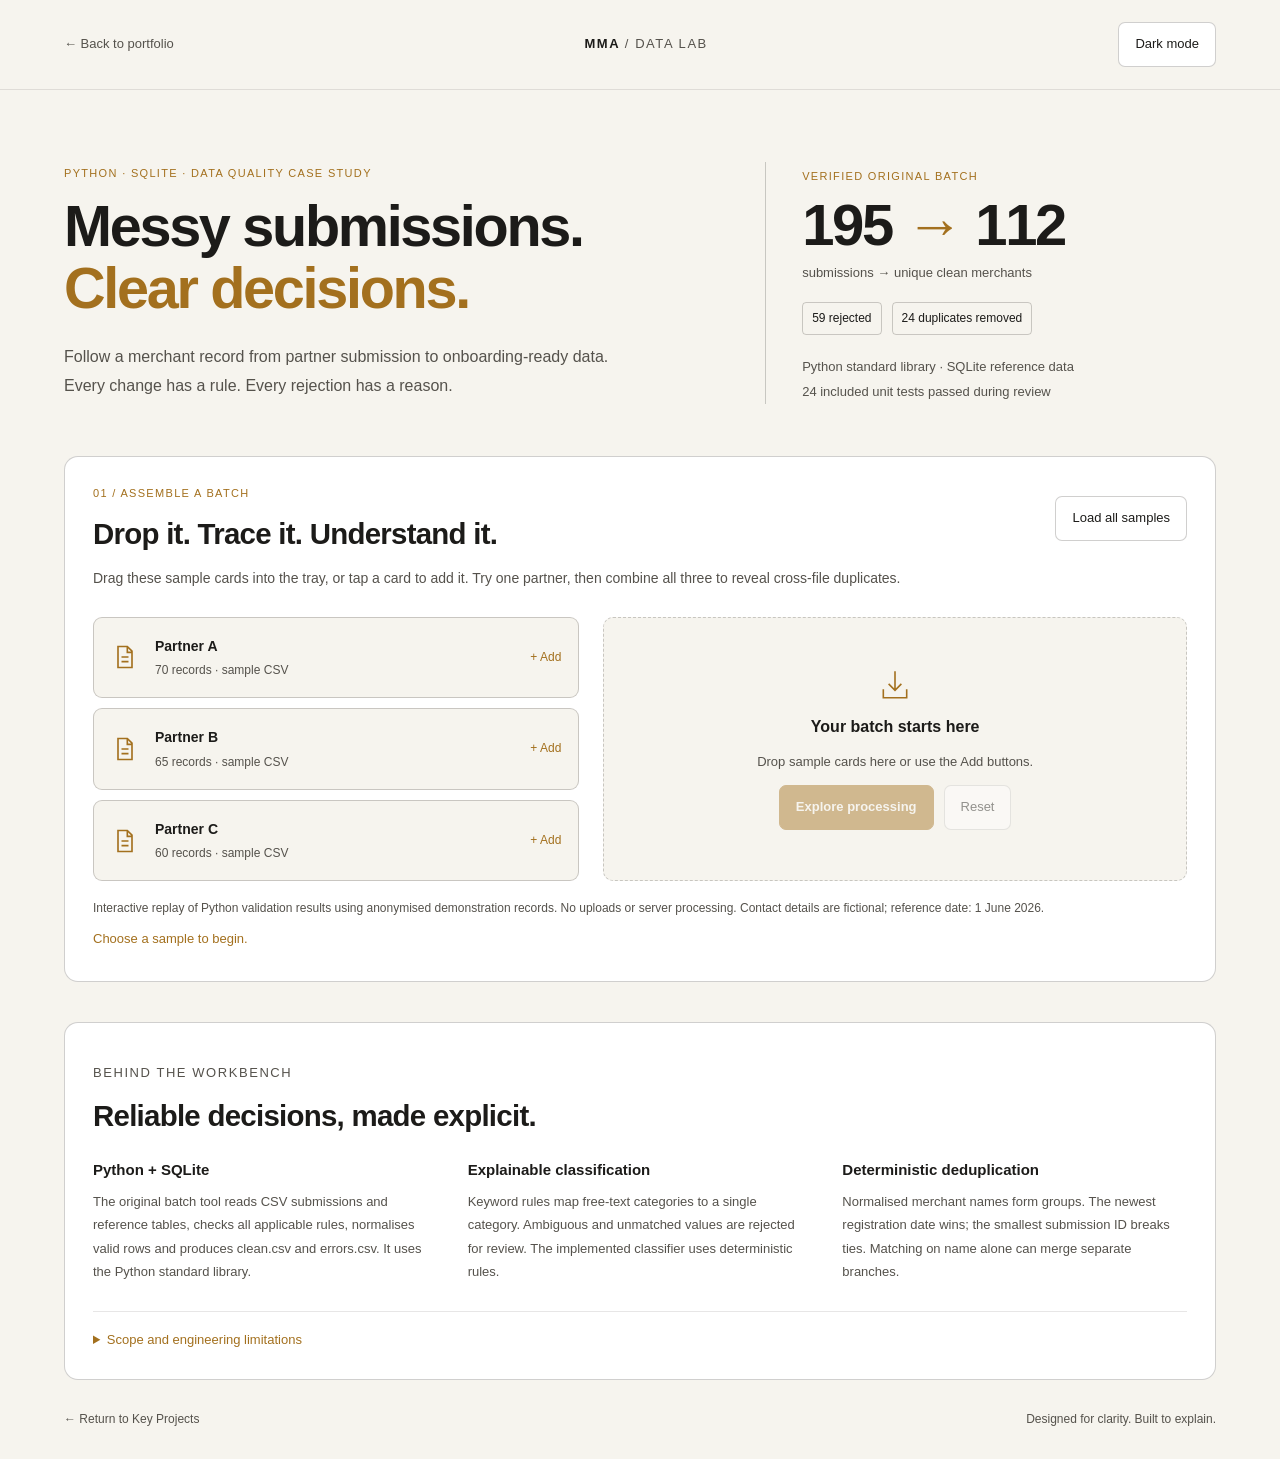
<file: data-workbench.html>
<!DOCTYPE html>
<html lang="en">
<head>
  <meta charset="UTF-8">
  <meta name="viewport" content="width=device-width, initial-scale=1.0">
  <title>Data Quality Workbench — Muhammad Mukmin Aidil</title>
  <meta name="description" content="Explore a Python and SQLite merchant onboarding case study: validation, cleaning, duplicate resolution and exception reporting.">
  <script>try{document.documentElement.dataset.theme=localStorage.getItem('theme')||(matchMedia('(prefers-color-scheme: light)').matches?'light':'dark')}catch(e){document.documentElement.dataset.theme='dark'}</script>
  <link rel="stylesheet" href="css/style.css?v=workbench-1">
  <link rel="stylesheet" href="css/workbench.css?v=1">
</head>
<body class="workbench-page">
  <header class="wb-header">
    <a href="index.html#merchant-project" class="wb-back">&larr; Back to portfolio</a>
    <span class="wb-wordmark">MMA <span>/ DATA LAB</span></span>
    <button type="button" id="wb-theme" class="wb-button">Switch theme</button>
  </header>
  <main class="wb-main">
    <section class="wb-intro">
      <div><p class="wb-eyebrow">Python &middot; SQLite &middot; Data quality case study</p>
      <h1>Messy submissions.<br><em>Clear decisions.</em></h1>
      <p class="wb-lead">Follow a merchant record from partner submission to onboarding-ready data. Every change has a rule. Every rejection has a reason.</p></div>
      <aside class="wb-overview"><span class="wb-eyebrow">Verified original batch</span><strong>195 <span>&rarr;</span> 112</strong><p>submissions &rarr; unique clean merchants</p><div><span>59 rejected</span><span>24 duplicates removed</span></div><small>Python standard library &middot; SQLite reference data<br>24 included unit tests passed during review</small></aside>
    </section>

    <section class="wb-panel" aria-labelledby="load-title">
      <div class="wb-section-head"><div><p class="wb-eyebrow">01 / Assemble a batch</p><h2 id="load-title">Drop it. Trace it. Understand it.</h2></div><button class="wb-button" id="load-all">Load all samples</button></div>
      <p class="wb-muted">Drag these sample cards into the tray, or tap a card to add it. Try one partner, then combine all three to reveal cross-file duplicates.</p>
      <div class="wb-ingestion">
        <div class="wb-files" aria-label="Available sample files">
          <button class="wb-file" draggable="true" data-partner="A" aria-pressed="false"><svg viewBox="0 0 24 24" aria-hidden="true"><path d="M6 3h8l4 4v14H6zM14 3v5h4M9 12h6M9 16h6"/></svg><span><strong>Partner A</strong><small>70 records &middot; sample CSV</small></span><span class="wb-file-state">+ Add</span></button>
          <button class="wb-file" draggable="true" data-partner="B" aria-pressed="false"><svg viewBox="0 0 24 24" aria-hidden="true"><path d="M6 3h8l4 4v14H6zM14 3v5h4M9 12h6M9 16h6"/></svg><span><strong>Partner B</strong><small>65 records &middot; sample CSV</small></span><span class="wb-file-state">+ Add</span></button>
          <button class="wb-file" draggable="true" data-partner="C" aria-pressed="false"><svg viewBox="0 0 24 24" aria-hidden="true"><path d="M6 3h8l4 4v14H6zM14 3v5h4M9 12h6M9 16h6"/></svg><span><strong>Partner C</strong><small>60 records &middot; sample CSV</small></span><span class="wb-file-state">+ Add</span></button>
        </div>
        <div id="drop-tray" class="wb-drop">
          <svg viewBox="0 0 32 32" class="wb-tray-icon" aria-hidden="true"><path d="M5 20v8h22v-8M16 3v18m-6-6 6 6 6-6"/></svg>
          <strong id="tray-label">Your batch starts here</strong>
          <p id="tray-summary">Drop sample cards here or use the Add buttons.</p>
          <div class="wb-actions"><button id="run-batch" class="wb-button wb-primary" disabled>Explore processing</button><button id="reset-batch" class="wb-button" disabled>Reset</button></div>
        </div>
      </div>
      <p class="wb-note">Interactive replay of Python validation results using anonymised demonstration records. No uploads or server processing. Contact details are fictional; reference date: 1 June 2026.</p>
      <p class="wb-status" id="batch-status" role="status">Choose a sample to begin.</p>
    </section>

    <section id="wb-results" class="wb-results" hidden aria-labelledby="results-title">
      <div class="wb-section-head"><div><p class="wb-eyebrow">02 / Follow the decisions</p><h2 id="results-title">A batch you can account for.</h2></div><span id="batch-name" class="wb-tag"></span></div>
      <div class="wb-metrics">
        <div><span>Submissions</span><strong id="metric-in">0</strong></div><div><span>Clean merchants</span><strong id="metric-clean">0</strong></div><div><span>Rejected submissions</span><strong id="metric-errors">0</strong></div><div><span>Duplicates removed</span><strong id="metric-dupes">0</strong></div>
      </div>
      <div class="wb-panel wb-route"><div class="wb-reconcile" id="reconcile"></div><div class="wb-bar" aria-hidden="true"><span id="bar-clean"></span><span id="bar-errors"></span><span id="bar-dupes"></span></div>
        <ol class="wb-pipeline"><li><span>01</span>Read CSVs</li><li><span>02</span>Check 7 rules</li><li><span>03</span>Normalise fields</li><li><span>04</span>Resolve duplicates</li><li><span>05</span>Export results</li></ol>
      </div>

      <div class="wb-explorer">
        <section class="wb-panel wb-list-panel" aria-labelledby="records-title">
          <h3 id="records-title">Record explorer</h3><p class="wb-muted">Select a record to inspect its journey.</p>
          <div class="wb-filters" role="group" aria-label="Record filters"><button data-filter="all" aria-pressed="true">All</button><button data-filter="clean" aria-pressed="false">Clean</button><button data-filter="rejected" aria-pressed="false">Rejected</button><button data-filter="duplicate" aria-pressed="false">Duplicates</button></div>
          <label class="wb-search-label" for="record-search">Find a sample merchant or submission ID</label><input id="record-search" type="search" placeholder="Search records…" autocomplete="off">
          <div class="wb-error-filter" hidden><label for="error-rule">Rejection reason</label><select id="error-rule"><option value="all">All rejection reasons</option></select></div>
          <p id="record-count" class="wb-note"></p><div id="record-list" class="wb-record-list" aria-label="Sample records"></div>
        </section>
        <section class="wb-panel wb-inspector" aria-labelledby="inspect-title">
          <div class="wb-section-head"><div><p id="inspect-id" class="wb-eyebrow"></p><h3 id="inspect-title">Select a record</h3></div><span id="inspect-status" class="wb-tag"></span></div>
          <p id="inspect-summary" class="wb-muted"></p>
          <div class="wb-view-switch" role="group" aria-label="Record version"><button data-view="original" aria-pressed="true">Original</button><button data-view="cleaned" aria-pressed="false">Cleaned / outcome</button></div>
          <div class="wb-compare" id="record-compare"></div>
          <h4 class="wb-subtitle">Seven validation checks</h4><div id="record-rules" class="wb-rule-grid"></div>
          <div id="duplicate-detail" class="wb-duplicate" hidden></div>
        </section>
      </div>

      <section class="wb-panel wb-export" aria-labelledby="export-title"><div><p class="wb-eyebrow">03 / Make the result useful</p><h2 id="export-title">Ready for the next step.</h2><p class="wb-muted">Download the selected batch's clean records or routed exceptions. Exports contain fictional demonstration data.</p></div><div class="wb-actions"><button class="wb-button wb-primary" id="export-clean">Download clean CSV</button><button class="wb-button" id="export-errors">Download errors CSV</button></div></section>
    </section>

    <section class="wb-method wb-panel" aria-labelledby="method-title"><p class="wb-eyebrow">Behind the workbench</p><h2 id="method-title">Reliable decisions, made explicit.</h2><div class="wb-method-grid"><div><h3>Python + SQLite</h3><p>The original batch tool reads CSV submissions and reference tables, checks all applicable rules, normalises valid rows and produces clean.csv and errors.csv. It uses the Python standard library.</p></div><div><h3>Explainable classification</h3><p>Keyword rules map free-text categories to a single category. Ambiguous and unmatched values are rejected for review. The implemented classifier uses deterministic rules.</p></div><div><h3>Deterministic deduplication</h3><p>Normalised merchant names form groups. The newest registration date wins; the smallest submission ID breaks ties. Matching on name alone can merge separate branches.</p></div></div>
      <details><summary>Scope and engineering limitations</summary><p>This browser experience replays prepared validation results and recomputes duplicate groups for selected partners. It does not execute Python. Demo identifiers, merchant names, contacts and routing addresses are fictional.</p><p>The original implementation loads canonical categories from SQLite but does not enforce that membership during classification; the prepared demo outputs have been checked against the category reference. Broader phone validation, transactional outputs, concurrency control and production-scale benchmarks remain future improvements. The fixed validation date is 1 June 2026.</p></details>
    </section>
    <footer class="wb-footer"><a href="index.html#merchant-project">&larr; Return to Key Projects</a><span>Designed for clarity. Built to explain.</span></footer>
  </main>
  <noscript><p class="wb-panel">Enable JavaScript to explore the interactive workbench. The project overview and methodology remain available above.</p></noscript>
  <script src="assets/merchant-demo.js?v=1"></script>
  <script src="js/workbench.js?v=1"></script>
</body>
</html>
</file>
<file: css/style.css>
/* ============================================
   MUHAMMAD MUKMIN AIDIL — PORTFOLIO
   ============================================ */

:root{
  --bg: #0a0a0b;
  --bg-alt: #131315;
  --bg-alt-2: #17171a;
  --fg: #f4f2ec;
  --fg-dim: #a5a29a;
  --fg-faint: #6b6862;
  --accent: #d4a950;
  --accent-rgb: 212,169,80;
  --accent-soft: rgba(212,169,80,0.14);
  --line: rgba(244,242,236,0.1);
  --line-strong: rgba(244,242,236,0.22);
  --panel-bg: rgba(19,19,21,.6);
  --scene-particle: 212,169,80;

  --font-display: 'Space Grotesk', 'Inter', sans-serif;
  --font-body: 'Inter', sans-serif;

  --side-nav-w: 140px;
  --edge: clamp(24px, 6vw, 80px);

  color-scheme: dark;
}

:root[data-theme="light"]{
  --bg: #f6f4ee;
  --bg-alt: #ffffff;
  --bg-alt-2: #ece8dd;
  --fg: #1c1b19;
  --fg-dim: #55524c;
  --fg-faint: #8c887e;
  --accent: #a3701e;
  --accent-rgb: 163,112,30;
  --accent-soft: rgba(163,112,30,0.12);
  --line: rgba(20,18,14,0.1);
  --line-strong: rgba(20,18,14,0.2);
  --panel-bg: rgba(255,255,255,.62);
  --scene-particle: 140,110,60;

  color-scheme: light;
}

*,*::before,*::after{ box-sizing:border-box; margin:0; padding:0; }
html{ scroll-behavior:smooth; overflow-x:hidden; }
body{
  background:var(--bg);
  color:var(--fg);
  font-family:var(--font-body);
  font-weight:400;
  line-height:1.6;
  -webkit-font-smoothing:antialiased;
}
img{ max-width:100%; display:block; }
a{ color:inherit; text-decoration:none; }
ul{ list-style:none; }
::selection{ background:var(--accent); color:#0a0a0b; }

/* ---------- Scrollbar ---------- */
::-webkit-scrollbar{ width:9px; }
::-webkit-scrollbar-track{ background:var(--bg); }
::-webkit-scrollbar-thumb{ background:var(--line-strong); border-radius:10px; }

/* ---------- Preloader ---------- */
.preloader{
  position:fixed; inset:0; z-index:9999;
  background:var(--bg);
  display:flex; align-items:center; justify-content:center;
  transition:opacity .7s ease, visibility .7s ease;
}
.preloader.done{ opacity:0; visibility:hidden; }
.preloader-mark{
  font-family:var(--font-display);
  font-size:clamp(28px,6vw,44px);
  letter-spacing:.08em;
  color:var(--fg-faint);
  animation:pulseMark 1.4s ease-in-out infinite;
}
.preloader-mark span{ color:var(--accent); }
@keyframes pulseMark{ 0%,100%{opacity:.35;} 50%{opacity:1;} }

/* ---------- Grain overlay ---------- */
.grain{
  position:fixed; inset:0; z-index:50; pointer-events:none;
  opacity:.035; mix-blend-mode:overlay;
  background-image:url("data:image/svg+xml,%3Csvg xmlns='http://www.w3.org/2000/svg' width='120' height='120'%3E%3Cfilter id='n'%3E%3CfeTurbulence type='fractalNoise' baseFrequency='0.9' numOctaves='2' stitchTiles='stitch'/%3E%3C/filter%3E%3Crect width='100%25' height='100%25' filter='url(%23n)'/%3E%3C/svg%3E");
}

/* ---------- Neon puzzle-piece space background ---------- */
.bg-scene{
  position:fixed; inset:0; z-index:1;
  pointer-events:none;
}
main, .site-footer{ position:relative; z-index:2; }

@media (prefers-reduced-motion: reduce){
  .bg-scene{ opacity:.6; }
}

/* ---------- Custom cursor (desktop only) ---------- */
.cursor-dot,.cursor-ring{
  position:fixed; top:0; left:0; z-index:9998; pointer-events:none;
  border-radius:50%; transform:translate(-50%,-50%);
  transition:opacity .2s ease;
}
.cursor-dot{ width:6px; height:6px; background:var(--accent); }
.cursor-ring{ width:34px; height:34px; border:1px solid var(--line-strong); transition:width .2s,height .2s,border-color .2s,opacity .2s; }
.cursor-ring.hover{ width:56px; height:56px; border-color:var(--accent); }
@media (hover:none), (pointer:coarse){
  .cursor-dot,.cursor-ring{ display:none; }
}

/* ---------- Decorative background ---------- */
.bg-deco{ position:absolute; inset:0; overflow:hidden; pointer-events:none; z-index:0; }
.deco{ position:absolute; color:var(--line-strong); opacity:.5; }
.deco-1{ width:min(60vw,560px); height:min(60vw,560px); top:-10%; right:-12%; }
.deco-2{ width:min(38vw,340px); height:min(38vw,340px); bottom:4%; left:-8%; color:var(--accent); opacity:.18; }
.deco-grid{
  position:absolute; inset:0;
  background-image:
    linear-gradient(var(--line) 1px, transparent 1px),
    linear-gradient(90deg, var(--line) 1px, transparent 1px);
  background-size:64px 64px;
  opacity:.25;
  mask-image:radial-gradient(ellipse 70% 60% at 50% 30%, #000 30%, transparent 75%);
}

/* ============================================
   TOP BAR
   ============================================ */
.topbar{
  position:fixed; top:0; left:0; right:0; z-index:400;
  display:flex; align-items:center; justify-content:space-between;
  padding:22px var(--edge);
  pointer-events:none;
}
.topbar > *{ pointer-events:auto; }
.logo{
  font-family:var(--font-display); font-weight:600; font-size:15px; letter-spacing:.12em;
}
.logo span{ color:var(--accent); }

.topbar-right{ display:flex; align-items:center; gap:14px; }

.theme-toggle{
  display:flex; align-items:center; justify-content:center;
  width:40px; height:40px; border-radius:50%;
  background:none; border:1px solid var(--line-strong); cursor:pointer;
  color:var(--fg-dim); position:relative;
  transition:border-color .25s, color .25s;
}
.theme-toggle:hover{ border-color:var(--accent); color:var(--accent); }
.theme-toggle svg{ width:17px; height:17px; position:absolute; transition:opacity .3s, transform .4s; }
.theme-toggle .icon-sun{ opacity:0; transform:rotate(-40deg) scale(.6); }
.theme-toggle .icon-moon{ opacity:1; transform:rotate(0) scale(1); }
:root[data-theme="light"] .theme-toggle .icon-sun{ opacity:1; transform:rotate(0) scale(1); }
:root[data-theme="light"] .theme-toggle .icon-moon{ opacity:0; transform:rotate(40deg) scale(.6); }

.say-hello{
  display:flex; align-items:center; gap:8px;
  font-family:var(--font-display); font-size:13px; letter-spacing:.06em; text-transform:uppercase;
  padding:10px 18px; border:1px solid var(--line-strong); border-radius:40px;
  transition:border-color .25s, background .25s, color .25s;
}
.say-hello svg{ width:14px; height:14px; transition:transform .25s; }
.say-hello:hover{ border-color:var(--accent); color:var(--accent); }
.say-hello:hover svg{ transform:translateX(3px); }

.menu-toggle{
  display:none; flex-direction:column; gap:5px; width:34px; height:34px;
  background:none; border:none; cursor:pointer; z-index:300; align-items:center; justify-content:center;
}
.menu-toggle span{ width:22px; height:1.5px; background:var(--fg); transition:transform .3s, opacity .3s; }
.menu-toggle.open span:nth-child(1){ transform:translateY(6.5px) rotate(45deg); }
.menu-toggle.open span:nth-child(2){ opacity:0; }
.menu-toggle.open span:nth-child(3){ transform:translateY(-6.5px) rotate(-45deg); }

/* ============================================
   SIDE NUMBERED NAV
   ============================================ */
.side-nav{
  position:fixed; left:var(--edge); top:50%; transform:translateY(-50%);
  z-index:150;
}
.side-nav ul{ display:flex; flex-direction:column; gap:16px; }
.side-nav a{
  display:flex; align-items:center; gap:10px;
  font-family:var(--font-display); font-size:11px; letter-spacing:.08em;
  color:var(--fg-faint); position:relative;
}
.side-nav .n{ transition:color .25s; }
.side-nav .t{
  opacity:0; transform:translateX(-6px);
  transition:opacity .25s, transform .25s;
  text-transform:uppercase; white-space:nowrap;
}
.side-nav li:hover .t{ opacity:1; transform:translateX(0); }
.side-nav li:hover .n{ color:var(--accent); }
.side-nav a::before{
  content:''; width:14px; height:1px; background:var(--fg-faint);
  transition:width .25s, background .25s;
}
.side-nav a.active::before{ width:22px; background:var(--accent); }
.side-nav a.active .n{ color:var(--accent); }

@media (max-width:1100px){
  .side-nav{ display:none; }
}

/* ============================================
   MOBILE NAV
   ============================================ */
.mobile-nav{
  position:fixed; inset:0; z-index:250;
  background:var(--bg);
  display:none; flex-direction:column; justify-content:center;
  padding:96px var(--edge) 32px;
  overflow-y:auto;
  transform:translateY(-100%);
  transition:transform .5s cubic-bezier(.7,0,.2,1);
}
.mobile-nav.open{ transform:translateY(0); }
.mobile-nav ul{ display:flex; flex-direction:column; gap:6px; }
.mobile-nav ul a{
  font-family:var(--font-display); font-weight:600;
  font-size:clamp(32px,10vw,52px);
  color:var(--fg-dim);
  transition:color .25s;
  display:inline-block; padding:6px 0;
}
.mobile-nav ul a:hover, .mobile-nav ul a.active{ color:var(--fg); }
.mobile-nav ul a.active{ color:var(--accent); }
.mobile-nav-foot{
  margin-top:40px; padding-top:24px; border-top:1px solid var(--line);
  display:flex; flex-direction:column; gap:8px;
  font-size:14px; color:var(--fg-dim);
}
.mobile-nav-foot a{ font-family:var(--font-body); font-weight:400; font-size:14px; color:var(--fg-dim); }
.mobile-nav-foot a:hover{ color:var(--accent); }
.mobile-nav-foot .contact-socials{ margin-top:6px; }

@media (min-width:1101px){ .menu-toggle{ display:none !important; } }
@media (max-width:1100px){
  .menu-toggle{ display:flex; }
  .mobile-nav{ display:flex; }
}

/* ============================================
   SECTION SHELL
   ============================================ */
.section{
  position:relative;
  padding:140px var(--edge) 110px;
  padding-left:calc(var(--side-nav-w) + var(--edge));
  border-bottom:1px solid var(--line);
}
@media (max-width:1100px){
  .section{ padding-left:var(--edge); padding-top:110px; }
}

.section-head{
  display:flex; align-items:baseline; gap:18px;
  margin-bottom:56px;
}
.section-num{
  font-family:var(--font-display); color:var(--accent); font-size:14px; letter-spacing:.1em;
}
.section-head h2{
  font-family:var(--font-display); font-weight:600;
  font-size:clamp(28px,4vw,44px);
  letter-spacing:-.01em;
}

/* reveal-on-scroll (only hides content once JS confirms it can reveal it again) */
html.js .reveal{ opacity:0; transform:translateY(28px); transition:opacity .8s ease, transform .8s cubic-bezier(.2,.8,.2,1); }
html.js .reveal.in{ opacity:1; transform:translateY(0); }

/* ============================================
   HERO
   ============================================ */
.hero{
  min-height:100vh;
  display:flex; align-items:center;
  padding-top:120px; padding-bottom:80px;
  border-bottom:none;
}
.hero-inner{ position:relative; z-index:2; max-width:920px; }
.eyebrow{
  font-family:var(--font-display); font-size:12px; letter-spacing:.14em; text-transform:uppercase;
  color:var(--fg-dim); margin-bottom:26px;
}
.eyebrow::before{ content:'— '; color:var(--accent); }
.hero-name{
  font-family:var(--font-display); font-weight:700;
  font-size:clamp(48px, 9.2vw, 118px);
  line-height:.98; letter-spacing:-.02em;
  color:var(--fg);
}
.hero-role{
  margin-top:22px;
  font-size:clamp(18px,2.4vw,26px);
  color:var(--accent);
  font-weight:500;
  font-family:var(--font-display);
}
.hero-badges{ display:flex; flex-wrap:wrap; gap:10px; margin-top:26px; }
.hero-badges span{
  font-size:12px; letter-spacing:.05em; text-transform:uppercase;
  padding:8px 16px; border:1px solid var(--line-strong); border-radius:30px; color:var(--fg-dim);
}
.hero-sub{
  margin-top:28px; max-width:560px;
  color:var(--fg-dim); font-size:16px; line-height:1.75;
}
.hero-cta{ display:flex; flex-wrap:wrap; gap:16px; margin-top:40px; }
.btn{
  display:inline-flex; align-items:center; gap:10px;
  font-family:var(--font-display); font-size:14px; letter-spacing:.03em;
  padding:15px 26px; border-radius:40px;
  transition:transform .25s, background .25s, color .25s, border-color .25s;
}
.btn svg{ width:16px; height:16px; }
.btn-primary{ background:var(--accent); color:#0a0a0b; }
.btn-primary:hover{ transform:translateY(-3px); }
.btn-ghost{ border:1px solid var(--line-strong); color:var(--fg); }
.btn-ghost:hover{ border-color:var(--accent); color:var(--accent); transform:translateY(-3px); }

.scroll-cue{
  position:absolute; left:calc(var(--side-nav-w) + var(--edge)); bottom:44px; z-index:2;
  display:flex; flex-direction:column; align-items:flex-start; gap:10px;
  font-family:var(--font-display); font-size:11px; letter-spacing:.1em; text-transform:uppercase; color:var(--fg-faint);
}
.scroll-cue i{
  width:1px; height:46px; background:linear-gradient(var(--accent), transparent);
  position:relative; overflow:hidden;
}
.scroll-cue i::after{
  content:''; position:absolute; left:0; top:-100%; width:100%; height:100%; background:var(--fg);
  animation:scrollLine 1.8s ease-in-out infinite;
}
@keyframes scrollLine{ 0%{ top:-100%; } 60%{ top:100%; } 100%{ top:100%; } }
@media (max-width:1100px){ .scroll-cue{ left:var(--edge); } }
@media (max-width:640px){ .scroll-cue{ display:none; } }

/* ============================================
   RIBBON MARQUEE
   ============================================ */
.ribbon{
  background:var(--accent); color:#0a0a0b;
  overflow:hidden; white-space:nowrap;
  padding:14px 0;
  transform:rotate(-1deg); margin:-1px 0;
}
.ribbon-alt{ transform:rotate(0deg); background:var(--bg-alt-2); color:var(--accent); border-top:1px solid var(--line); border-bottom:1px solid var(--line); }
.ribbon-track{
  display:inline-flex; gap:14px;
  animation:marquee 28s linear infinite;
  font-family:var(--font-display); font-weight:600; font-size:15px; letter-spacing:.04em; text-transform:uppercase;
}
.ribbon-track span{ display:inline-block; padding:0 4px; }
@keyframes marquee{ from{ transform:translateX(0); } to{ transform:translateX(-50%); } }

/* ============================================
   ABOUT
   ============================================ */
.about-grid{
  display:grid; grid-template-columns:0.8fr 1.6fr; gap:60px;
}
.about-lead{ position:sticky; top:140px; align-self:start; }
.about-lead p{
  font-family:var(--font-display); font-weight:600;
  font-size:clamp(20px,2.4vw,28px); line-height:1.3;
}
.about-lead strong{ color:var(--accent); font-weight:600; display:block; margin-top:4px; }
.about-body{
  background:var(--panel-bg); backdrop-filter:blur(10px); -webkit-backdrop-filter:blur(10px);
  border:1px solid var(--line); border-radius:18px;
  padding:clamp(24px,3vw,40px);
}
.about-body p{ color:var(--fg-dim); font-size:16.5px; line-height:1.85; margin-bottom:20px; max-width:640px; }
.about-body strong{ color:var(--fg); font-weight:600; }
.about-tags{ display:flex; flex-wrap:wrap; gap:10px; margin-top:28px; }
.about-tags span{
  font-size:12.5px; padding:8px 15px; border-radius:30px; border:1px solid var(--line);
  color:var(--fg-dim);
}

/* ---------- About photo ---------- */
.about-photo{
  position:relative; width:min(220px, 60vw); aspect-ratio:1/1; margin-bottom:28px;
}
.about-photo img{
  width:100%; height:100%; object-fit:cover; border-radius:50%;
  filter:saturate(0.92) contrast(1.03);
  box-shadow:0 0 0 1px var(--line-strong), 0 20px 50px -20px rgba(0,0,0,.7);
}
.about-photo-frame{
  position:absolute; inset:-14px; width:calc(100% + 28px); height:calc(100% + 28px);
  color:var(--accent); pointer-events:none;
}
.about-photo-frame path{
  fill:none; stroke:currentColor; stroke-width:1.6; stroke-linecap:round;
  filter:drop-shadow(0 0 6px rgba(var(--accent-rgb),.55));
}
.about-photo.img-error img{ display:none; }
.about-photo.img-error::after{
  content:'MMA'; position:absolute; inset:0; border-radius:50%;
  display:flex; align-items:center; justify-content:center;
  background:var(--bg-alt-2); box-shadow:0 0 0 1px var(--line-strong);
  font-family:var(--font-display); font-weight:600; letter-spacing:.08em; color:var(--accent);
  font-size:15px;
}

@media (max-width:900px){
  .about-grid{ grid-template-columns:1fr; gap:28px; }
  .about-lead{ position:static; }
  .about-photo{ width:150px; }
}

/* ============================================
   IMPACT / STATS
   ============================================ */
.stats-grid{
  display:grid; grid-template-columns:repeat(3,1fr); gap:1px;
  background:var(--line); border:1px solid var(--line);
}
.stat{
  background:var(--panel-bg); backdrop-filter:blur(8px); -webkit-backdrop-filter:blur(8px);
  padding:44px 30px;
  display:flex; flex-direction:column; gap:10px;
  transition:background .3s;
}
.stat:hover{ background:var(--bg-alt); }
.stat-num{
  font-family:var(--font-display); font-weight:700; color:var(--accent);
  font-size:clamp(38px,5vw,58px); line-height:1;
}
.stat-label{ color:var(--fg-dim); font-size:14px; }
@media (max-width:800px){ .stats-grid{ grid-template-columns:repeat(2,1fr); } }
@media (max-width:480px){ .stats-grid{ grid-template-columns:1fr; } }

/* ============================================
   EXPERIENCE TIMELINE
   ============================================ */
.timeline{ position:relative; max-width:900px; }
.timeline::before{
  content:''; position:absolute; left:5px; top:8px; bottom:8px; width:1px; background:var(--line-strong);
}
.timeline-item{ position:relative; padding-left:44px; margin-bottom:56px; }
.timeline-item:last-child{ margin-bottom:0; }
.timeline-marker{
  position:absolute; left:0; top:6px; width:11px; height:11px; border-radius:50%;
  background:var(--bg); border:2px solid var(--accent);
}
.timeline-top{
  display:flex; flex-wrap:wrap; align-items:baseline; justify-content:space-between; gap:8px 20px;
}
.timeline-top h3{
  font-family:var(--font-display); font-weight:600; font-size:clamp(19px,2.4vw,23px);
}
.timeline-date{
  font-family:var(--font-display); font-size:12.5px; color:var(--accent); letter-spacing:.04em; white-space:nowrap;
}
.timeline-org{ color:var(--fg-dim); font-size:14.5px; margin-top:4px; margin-bottom:16px; }
.timeline-list{
  display:flex; flex-direction:column; gap:11px; max-width:760px;
  background:var(--panel-bg); backdrop-filter:blur(10px); -webkit-backdrop-filter:blur(10px);
  border:1px solid var(--line); border-radius:18px;
  padding:26px 28px;
}
.timeline-list li{
  color:var(--fg-dim); font-size:15px; line-height:1.7; padding-left:18px; position:relative;
}
.timeline-list li::before{ content:'—'; position:absolute; left:0; color:var(--fg-faint); }
.timeline-list strong{ color:var(--fg); font-weight:600; }

/* ---------- Interactive experience rows (Associate role) ---------- */
.exp-rows{
  display:flex; flex-direction:column; max-width:760px;
  background:var(--panel-bg); backdrop-filter:blur(10px); -webkit-backdrop-filter:blur(10px);
  border:1px solid var(--line); border-radius:18px; overflow:hidden;
}
.exp-row{
  display:grid; grid-template-columns:130px 1fr; align-items:center; gap:28px;
  padding:26px 28px; border-bottom:1px solid var(--line);
  transition:background .3s;
}
.exp-row:last-child{ border-bottom:none; }
.exp-row:hover, .exp-row.in-view{ background:rgba(var(--accent-rgb),.05); }
.exp-visual{ width:100%; }
.exp-visual svg{ width:100%; height:auto; overflow:visible; }
.exp-copy h4{
  font-family:var(--font-display); font-weight:600; font-size:15.5px; color:var(--fg); margin-bottom:6px;
}
.exp-copy p{ color:var(--fg-dim); font-size:14.5px; line-height:1.7; }

/* shared viz vocabulary */
.exp-visual svg{ color:var(--accent); }
.exp-visual [class*="node"], .exp-visual [class*="dot"], .exp-visual .donut-fill{ filter:drop-shadow(0 0 5px rgba(var(--accent-rgb),.6)); }
.exp-visual line, .exp-visual path, .exp-visual rect, .exp-visual circle{ stroke:currentColor; }

/* -- 1. Power BI -- */
.exp-visual[data-viz="powerbi"] .bar{ fill:currentColor; stroke:none; opacity:.85; transform-origin:bottom; }
.exp-row:hover .exp-visual[data-viz="powerbi"] .b1, .exp-row.in-view .exp-visual[data-viz="powerbi"] .b1{ animation:pbiBar 1.6s ease-in-out infinite; }
.exp-row:hover .exp-visual[data-viz="powerbi"] .b2, .exp-row.in-view .exp-visual[data-viz="powerbi"] .b2{ animation:pbiBar 1.6s ease-in-out infinite .18s; }
.exp-row:hover .exp-visual[data-viz="powerbi"] .b3, .exp-row.in-view .exp-visual[data-viz="powerbi"] .b3{ animation:pbiBar 1.6s ease-in-out infinite .36s; }
.exp-visual[data-viz="powerbi"] .b1{ height:30px; y:42; }
.exp-visual[data-viz="powerbi"] .b2{ height:44px; y:28; }
.exp-visual[data-viz="powerbi"] .b3{ height:20px; y:52; }
@keyframes pbiBar{ 0%,100%{ transform:scaleY(1); } 50%{ transform:scaleY(.55); } }
.exp-visual[data-viz="powerbi"] .baseline{ stroke:var(--line-strong); stroke-width:1; }
.exp-visual[data-viz="powerbi"] .donut{ stroke:var(--line-strong); stroke-width:5; }
.exp-visual[data-viz="powerbi"] .donut-fill{
  stroke-width:5; stroke-linecap:round;
  stroke-dasharray:100.5; stroke-dashoffset:30;
  transform:rotate(-90deg); transform-origin:98px 40px;
}
.exp-row:hover .exp-visual[data-viz="powerbi"] .donut-fill, .exp-row.in-view .exp-visual[data-viz="powerbi"] .donut-fill{ animation:pbiDonut 2.4s ease-in-out infinite; }
@keyframes pbiDonut{ 0%,100%{ stroke-dashoffset:30; } 50%{ stroke-dashoffset:70; } }

/* -- 2. Power Automate -- */
.exp-visual[data-viz="automate"] .flow-path{ stroke:var(--line-strong); stroke-width:1.5; fill:none; stroke-dasharray:4 4; }
.exp-visual[data-viz="automate"] .flow-node{ fill:var(--bg-alt-2); stroke-width:1.6; }
.exp-visual[data-viz="automate"] .flow-dot{ fill:currentColor; offset-path:path('M10,48 H110'); offset-distance:0%; }
.exp-row:hover .exp-visual[data-viz="automate"] .flow-dot, .exp-row.in-view .exp-visual[data-viz="automate"] .flow-dot{ animation:autoDot 2.2s linear infinite; }
.exp-row:hover .exp-visual[data-viz="automate"] .n1, .exp-row.in-view .exp-visual[data-viz="automate"] .n1{ animation:autoPulse 2.2s ease infinite; }
.exp-row:hover .exp-visual[data-viz="automate"] .n2, .exp-row.in-view .exp-visual[data-viz="automate"] .n2{ animation:autoPulse 2.2s ease infinite .7s; }
.exp-row:hover .exp-visual[data-viz="automate"] .n3, .exp-row.in-view .exp-visual[data-viz="automate"] .n3{ animation:autoPulse 2.2s ease infinite 1.4s; }
@keyframes autoDot{ 0%{ offset-distance:0%; opacity:0; } 8%{ opacity:1; } 92%{ opacity:1; } 100%{ offset-distance:100%; opacity:0; } }
@keyframes autoPulse{ 0%,100%{ stroke:currentColor; } 50%{ stroke:var(--fg); } }

/* -- 3. Data Integration -- */
.exp-visual[data-viz="integration"] .src-node{ fill:var(--bg-alt-2); stroke-width:1.4; }
.exp-visual[data-viz="integration"] .hub-node{ fill:var(--bg-alt-2); stroke-width:1.8; }
.exp-visual[data-viz="integration"] .out-node{ fill:var(--bg-alt-2); stroke-width:1.4; }
.exp-visual[data-viz="integration"] .int-path{ fill:none; stroke:var(--line-strong); stroke-width:1.4; stroke-dasharray:60; stroke-dashoffset:60; }
.exp-row:hover .exp-visual[data-viz="integration"] .p1, .exp-row.in-view .exp-visual[data-viz="integration"] .p1{ animation:intFlow 1.8s ease forwards; }
.exp-row:hover .exp-visual[data-viz="integration"] .p2, .exp-row.in-view .exp-visual[data-viz="integration"] .p2{ animation:intFlow 1.8s ease forwards .15s; }
.exp-row:hover .exp-visual[data-viz="integration"] .p3, .exp-row.in-view .exp-visual[data-viz="integration"] .p3{ animation:intFlow 1.8s ease forwards .3s; }
.exp-row:hover .exp-visual[data-viz="integration"] .p4, .exp-row.in-view .exp-visual[data-viz="integration"] .p4{ animation:intFlow 1.8s ease forwards .55s; }
@keyframes intFlow{ to{ stroke-dashoffset:0; stroke:currentColor; } }
.exp-row:hover .exp-visual[data-viz="integration"] .hub-node, .exp-row.in-view .exp-visual[data-viz="integration"] .hub-node{ animation:intPulse 1.8s ease infinite .7s; }
@keyframes intPulse{ 0%,100%{ transform:scale(1); } 50%{ transform:scale(1.15); } }

/* -- 4. Scripting -- */
.exp-visual[data-viz="scripting"] .term-box{ fill:var(--bg-alt-2); stroke:var(--line-strong); stroke-width:1.2; }
.exp-visual[data-viz="scripting"] .term-dot{ fill:var(--fg-faint); stroke:none; }
.exp-visual[data-viz="scripting"] .term-line{
  font-family:'Space Grotesk',monospace; font-size:8.4px; fill:var(--fg-dim); stroke:none;
  opacity:0;
}
.exp-visual[data-viz="scripting"] .term-cursor{ fill:currentColor; stroke:none; opacity:0; }
.exp-row:hover .exp-visual[data-viz="scripting"] .l1, .exp-row.in-view .exp-visual[data-viz="scripting"] .l1{ animation:termLine .3s ease forwards .1s; }
.exp-row:hover .exp-visual[data-viz="scripting"] .l2, .exp-row.in-view .exp-visual[data-viz="scripting"] .l2{ animation:termLine .3s ease forwards .5s; }
.exp-row:hover .exp-visual[data-viz="scripting"] .l3, .exp-row.in-view .exp-visual[data-viz="scripting"] .l3{ animation:termLine .3s ease forwards .9s; }
.exp-row:hover .exp-visual[data-viz="scripting"] .term-cursor, .exp-row.in-view .exp-visual[data-viz="scripting"] .term-cursor{ animation:termBlink 1s step-end infinite 1.2s; }
@keyframes termLine{ to{ opacity:1; } }
@keyframes termBlink{ 0%,100%{ opacity:0; } 50%{ opacity:1; } }

/* -- 5. Power Apps -- */
.exp-visual[data-viz="powerapps"] .app-path{ stroke:var(--line-strong); stroke-width:1.5; }
.exp-visual[data-viz="powerapps"] .app-node{ fill:var(--bg-alt-2); stroke-width:1.6; }
.exp-visual[data-viz="powerapps"] .app-final{ fill:var(--bg-alt-2); }
.exp-visual[data-viz="powerapps"] .app-check{
  fill:none; stroke-width:2; stroke-linecap:round; stroke-linejoin:round;
  stroke-dasharray:20; stroke-dashoffset:20; opacity:0;
}
.exp-row:hover .exp-visual[data-viz="powerapps"] .app-node:nth-of-type(1), .exp-row.in-view .exp-visual[data-viz="powerapps"] .app-node:nth-of-type(1){ animation:appHop 1.8s ease infinite; }
.exp-row:hover .exp-visual[data-viz="powerapps"] .app-node:nth-of-type(2), .exp-row.in-view .exp-visual[data-viz="powerapps"] .app-node:nth-of-type(2){ animation:appHop 1.8s ease infinite .3s; }
.exp-row:hover .exp-visual[data-viz="powerapps"] .app-check, .exp-row.in-view .exp-visual[data-viz="powerapps"] .app-check{ animation:appCheck 1.8s ease infinite .6s; }
@keyframes appHop{ 0%,100%{ opacity:.55; } 50%{ opacity:1; } }
@keyframes appCheck{ 0%,40%{ opacity:0; stroke-dashoffset:20; } 60%{ opacity:1; } 100%{ opacity:1; stroke-dashoffset:0; } }

/* -- 6. AI Video -- */
.exp-visual[data-viz="video"] .play-ring{ fill:none; stroke:currentColor; stroke-width:1.4; opacity:.6; }
.exp-visual[data-viz="video"] .play-tri{ fill:currentColor; stroke:none; }
.exp-visual[data-viz="video"] .wave-bars rect{ fill:currentColor; stroke:none; transform-origin:bottom; opacity:.55; }
.exp-visual[data-viz="video"] .wave-bars rect:nth-child(1){ transform:translateY(86px) scaleY(1); }
.exp-visual[data-viz="video"] .wave-bars rect:nth-child(2){ transform:translateY(86px) scaleY(1); }
.exp-visual[data-viz="video"] .wave-bars rect:nth-child(3){ transform:translateY(86px) scaleY(1); }
.exp-visual[data-viz="video"] .wave-bars rect:nth-child(4){ transform:translateY(86px) scaleY(1); }
.exp-row:hover .exp-visual[data-viz="video"] .wave-bars rect:nth-child(1), .exp-row.in-view .exp-visual[data-viz="video"] .wave-bars rect:nth-child(1){ animation:waveBar 2.4s ease-in-out infinite; }
.exp-row:hover .exp-visual[data-viz="video"] .wave-bars rect:nth-child(2), .exp-row.in-view .exp-visual[data-viz="video"] .wave-bars rect:nth-child(2){ animation:waveBar 2.4s ease-in-out infinite .3s; }
.exp-row:hover .exp-visual[data-viz="video"] .wave-bars rect:nth-child(3), .exp-row.in-view .exp-visual[data-viz="video"] .wave-bars rect:nth-child(3){ animation:waveBar 2.4s ease-in-out infinite .6s; }
.exp-row:hover .exp-visual[data-viz="video"] .wave-bars rect:nth-child(4), .exp-row.in-view .exp-visual[data-viz="video"] .wave-bars rect:nth-child(4){ animation:waveBar 2.4s ease-in-out infinite .9s; }
@keyframes waveBar{ 0%,100%{ transform:translateY(86px) scaleY(1); opacity:.4; } 50%{ transform:translateY(86px) scaleY(1.6); opacity:.85; } }

/* -- 7. Learning Tech & UAT -- */
.exp-visual[data-viz="uat"] .check-item rect{ fill:var(--bg-alt-2); stroke:var(--line-strong); stroke-width:1.4; }
.exp-visual[data-viz="uat"] .check-item line{ stroke:var(--line); stroke-width:1.4; }
.exp-visual[data-viz="uat"] .check-mark{
  fill:none; stroke-width:2; stroke-linecap:round; stroke-linejoin:round;
  stroke-dasharray:16; stroke-dashoffset:16;
}
.exp-row:hover .exp-visual[data-viz="uat"] .check-item .check-mark, .exp-row.in-view .exp-visual[data-viz="uat"] .check-item .check-mark{ animation:uatCheck .5s ease forwards .1s; }
.exp-row:hover .exp-visual[data-viz="uat"] .i2 .check-mark, .exp-row.in-view .exp-visual[data-viz="uat"] .i2 .check-mark{ animation-delay:.5s; }
.exp-row:hover .exp-visual[data-viz="uat"] .i3 .check-mark, .exp-row.in-view .exp-visual[data-viz="uat"] .i3 .check-mark{ animation-delay:.9s; }
@keyframes uatCheck{ to{ stroke-dashoffset:0; } }

@media (max-width:640px){
  .exp-row{ grid-template-columns:1fr; text-align:left; }
  .exp-visual{ width:96px; }
}

/* ============================================
   SKILLS
   ============================================ */
.skills-grid{ display:grid; grid-template-columns:repeat(2,1fr); gap:1px; background:var(--line); border:1px solid var(--line); border-radius:18px; overflow:hidden; }
.skill-card{
  background:var(--panel-bg); backdrop-filter:blur(10px); -webkit-backdrop-filter:blur(10px);
  padding:clamp(22px,2.6vw,32px);
}
.skill-card h3{
  font-family:var(--font-display); font-weight:600; font-size:16px;
  color:var(--fg); margin-bottom:18px; padding-bottom:14px; border-bottom:1px solid var(--line);
}
.pill-group{ display:flex; flex-wrap:wrap; gap:10px; }
.pill-group span{
  font-size:13px; padding:9px 15px; border-radius:8px;
  background:var(--bg-alt); border:1px solid var(--line); color:var(--fg-dim);
  transition:border-color .25s, color .25s;
}
.pill-group span:hover{ border-color:var(--accent); color:var(--accent); }
@media (max-width:800px){ .skills-grid{ grid-template-columns:1fr; gap:40px; } }

/* ============================================
   PROJECTS
   ============================================ */
.projects-grid{ display:grid; grid-template-columns:repeat(2,1fr); gap:1px; background:var(--line); border:1px solid var(--line); border-radius:18px; overflow:hidden; }
.project-card{
  background:var(--panel-bg); backdrop-filter:blur(10px); -webkit-backdrop-filter:blur(10px);
  padding:40px; position:relative;
  transition:background .35s;
}
.project-card:hover{ background:var(--bg-alt); }
.project-card:hover h3{ color:var(--accent); }
.project-top{ display:flex; align-items:center; justify-content:space-between; margin-bottom:20px; }
.project-index{ font-family:var(--font-display); color:var(--fg-faint); font-size:13px; }
.project-tag{
  font-size:11px; letter-spacing:.05em; text-transform:uppercase; color:var(--accent);
  border:1px solid var(--accent-soft); padding:5px 11px; border-radius:20px;
}
.project-card h3{
  font-family:var(--font-display); font-weight:600; font-size:clamp(19px,2.2vw,22px);
  transition:color .3s; margin-bottom:6px;
}
.project-role{ color:var(--fg-dim); font-size:13.5px; margin-bottom:16px; font-style:italic; }
.project-card > p:not(.project-role){ color:var(--fg-dim); font-size:14.5px; line-height:1.75; margin-bottom:22px; }
.project-stack{ display:flex; flex-wrap:wrap; gap:8px; }
.project-stack span{
  font-size:11.5px; color:var(--fg-faint); border:1px solid var(--line); padding:5px 11px; border-radius:20px;
}

.project-live{
  display:inline-flex; align-items:center; gap:7px; margin-top:22px;
  font-family:var(--font-display); font-size:13px; font-weight:600; color:var(--accent);
  border-bottom:1px solid var(--accent-soft); padding-bottom:3px;
  transition:border-color .25s, gap .25s;
}
.project-live svg{ width:14px; height:14px; transition:transform .25s; }
.project-live:hover{ border-color:var(--accent); }
.project-live:hover svg{ transform:translate(2px,-2px); }

/* ---------- Interactive architecture diagrams (reused across project cards) ---------- */
.orchestration{ margin-top:26px; padding-top:24px; border-top:1px solid var(--line); }
.orch-label{
  display:block; font-size:11px; letter-spacing:.08em; text-transform:uppercase;
  color:var(--fg-faint); margin-bottom:14px;
}
.orch-svg{ width:100%; height:auto; overflow:visible; }
.orch-link{
  fill:none; stroke:var(--line-strong); stroke-width:1.4;
  transition:stroke .3s, opacity .3s;
}
.orch-dot{
  fill:var(--accent); opacity:0;
  filter:drop-shadow(0 0 4px rgba(var(--accent-rgb),.8));
}
.orchestration.playing .orch-dot[data-for="architect"]{ animation:orchDot 3.2s linear infinite; }
.orchestration.playing .orch-dot[data-for="backend"]{ animation:orchDot 3.2s linear infinite .3s; }
.orchestration.playing .orch-dot[data-for="security"]{ animation:orchDot 3.2s linear infinite .6s; }
@keyframes orchDot{
  0%{ offset-distance:0%; opacity:0; transform:scale(1); }
  4%{ opacity:1; }
  48%{ offset-distance:48%; transform:scale(1.7); }
  52%{ offset-distance:52%; transform:scale(1); }
  96%{ opacity:1; }
  100%{ offset-distance:100%; opacity:0; }
}
.orchestration.playing .orch-dot.orch-dot-single{ animation:orchDotSingle 3.4s linear infinite; }
@keyframes orchDotSingle{
  0%{ offset-distance:0%; opacity:0; }
  6%{ opacity:1; }
  94%{ opacity:1; }
  100%{ offset-distance:100%; opacity:0; }
}
.orch-node{ cursor:pointer; outline:none; }
.orch-node:focus-visible circle{ stroke:var(--fg); stroke-width:2.4; }
.orch-node circle{
  fill:var(--bg-alt-2); stroke:var(--line-strong); stroke-width:1.6;
  transition:fill .3s, stroke .3s, filter .3s;
}
.orch-node text{
  fill:var(--fg-dim); font-family:var(--font-display); font-size:8.6px; font-weight:600;
  text-anchor:middle; transition:fill .3s; pointer-events:none;
}
.orch-mission circle{ stroke:var(--accent); }
.orch-api circle{ stroke:var(--accent); }
.orch-node:hover circle, .orch-node.active circle{
  fill:rgba(var(--accent-rgb),.12); stroke:var(--accent);
  filter:drop-shadow(0 0 8px rgba(var(--accent-rgb),.55));
}
.orch-node:hover text, .orch-node.active text{ fill:var(--fg); }
.orchestration.has-active .orch-link{ opacity:.25; }
.orchestration.has-active .orch-link.lit{ opacity:1; stroke:var(--accent); }
.orch-caption{
  margin-top:18px; min-height:38px; color:var(--fg-dim); font-size:13.5px; line-height:1.65;
  transition:color .25s;
}
@media (max-width:900px){ .projects-grid{ grid-template-columns:1fr; } }

/* ============================================
   EDUCATION
   ============================================ */
.edu-grid{ display:grid; grid-template-columns:1fr 1fr; gap:1px; background:var(--line); border:1px solid var(--line); border-radius:18px; overflow:hidden; }
.edu-col{
  background:var(--panel-bg); backdrop-filter:blur(10px); -webkit-backdrop-filter:blur(10px);
  padding:clamp(24px,3vw,36px);
}
.edu-col-title{
  font-family:var(--font-display); font-weight:600; font-size:14px; letter-spacing:.06em; text-transform:uppercase;
  color:var(--accent); margin-bottom:26px;
}
.edu-item{ padding-bottom:26px; margin-bottom:26px; border-bottom:1px solid var(--line); }
.edu-item:last-child{ border-bottom:none; margin-bottom:0; }
.edu-item-top{ display:flex; flex-wrap:wrap; justify-content:space-between; gap:6px 16px; align-items:baseline; }
.edu-item-top h4{ font-family:var(--font-display); font-weight:600; font-size:17px; }
.edu-item-top span{ font-size:12.5px; color:var(--fg-faint); font-family:var(--font-display); }
.edu-item p{ color:var(--fg-dim); font-size:14.5px; margin-top:6px; }
.gpa{
  display:inline-block; margin-top:10px; font-size:12px; color:var(--accent);
  border:1px solid var(--accent-soft); padding:4px 10px; border-radius:20px;
}
.award-list li{
  padding:14px 0; border-bottom:1px solid var(--line); color:var(--fg-dim); font-size:14.5px; line-height:1.6;
}
.award-list li:last-child{ border-bottom:none; }
.award-list strong{ color:var(--fg); font-weight:600; }
@media (max-width:800px){ .edu-grid{ grid-template-columns:1fr; gap:44px; } }

/* ============================================
   CONTACT
   ============================================ */
.contact{ text-align:left; min-height:80vh; display:flex; align-items:center; border-bottom:none; }
.contact-inner{ max-width:820px; }
.contact-inner .section-num{ display:block; margin-bottom:20px; }
.contact-title{
  font-family:var(--font-display); font-weight:700;
  font-size:clamp(34px,6.4vw,72px); line-height:1.06; letter-spacing:-.01em;
}
.contact-title em{ color:var(--accent); font-style:normal; }
.contact-sub{ color:var(--fg-dim); margin-top:22px; font-size:16px; max-width:480px; }
.contact-email{
  display:inline-block; margin-top:40px;
  font-family:var(--font-display); font-weight:600;
  font-size:clamp(20px,3vw,30px);
  border-bottom:1px solid var(--line-strong);
  padding-bottom:10px;
  transition:color .25s, border-color .25s;
}
.contact-email:hover{ color:var(--accent); border-color:var(--accent); }

.contact-socials{ display:flex; gap:12px; margin-top:40px; }
.social-btn{
  display:flex; align-items:center; justify-content:center;
  width:46px; height:46px; border-radius:50%;
  border:1px solid var(--line-strong); color:var(--fg-dim);
  transition:border-color .25s, color .25s, transform .25s;
}
.social-btn svg{ width:19px; height:19px; }
.social-btn:hover{ border-color:var(--accent); color:var(--accent); transform:translateY(-3px); }

/* ============================================
   FOOTER
   ============================================ */
.site-footer{ padding-left:calc(var(--side-nav-w) + var(--edge)); }
@media (max-width:1100px){ .site-footer{ padding-left:0; } }
.footer-bottom{
  display:flex; flex-wrap:wrap; gap:16px 24px; align-items:center; justify-content:space-between;
  padding:26px var(--edge);
  font-size:13px; color:var(--fg-faint);
}
.footer-socials{ margin-top:0; gap:10px; order:2; }
.footer-socials .social-btn{ width:36px; height:36px; }
.footer-socials .social-btn svg{ width:15px; height:15px; }
.back-top{ transition:color .25s; order:3; }
.back-top:hover{ color:var(--accent); }
.footer-bottom > span:first-child{ order:1; }

/* ============================================
   RESPONSIVE FINE-TUNING
   ============================================ */
@media (max-width:640px){
  .section{ padding-top:100px; padding-bottom:80px; }
  .hero{ padding-top:110px; }
  .hero-cta{ flex-direction:column; align-items:flex-start; }
  .hero-cta .btn{ width:100%; justify-content:center; }
  .topbar{ padding:18px var(--edge); }
  .say-hello span{ display:none; }
  .say-hello{ padding:12px; }
  .say-hello svg{ width:16px; height:16px; }

  .project-card{ padding:24px; }
  .orch-node text{ font-size:12.5px; }
  .orch-node circle{ stroke-width:2; }
  .orch-link{ stroke-width:1.8; }
}

/* Featured Audit reporting workflow */
.project-featured{ grid-column:1 / -1; }
.project-featured > p{ max-width:900px; }
.audit-workflow{ margin-top:28px; border-top:1px solid var(--line); padding-top:24px; }
.audit-workflow-head{ display:flex; flex-wrap:wrap; justify-content:space-between; gap:12px; }
.audit-cadence,.audit-hint{ font-size:13px; color:var(--fg-dim); }
.audit-hint{ margin:12px 0 22px; }
.audit-pipeline{ display:grid; grid-template-columns:repeat(7,minmax(0,1fr)); list-style:none; gap:14px; padding:0; }
.audit-pipeline li{ position:relative; min-width:0; }
.audit-pipeline li:not(:last-child)::after{ content:'→'; position:absolute; right:-13px; top:22px; color:var(--fg-faint); }
.audit-stage{ width:100%; height:100%; min-height:150px; padding:14px 10px; text-align:left; font:inherit; color:var(--fg); background:var(--bg-alt); border:1px solid var(--line-strong); border-radius:8px; cursor:pointer; transition:border-color .2s,background .2s; }
.audit-stage:hover,.audit-stage[aria-pressed="true"]{ border-color:var(--accent); background:var(--accent-soft); }
.audit-stage:focus-visible{ outline:2px solid var(--accent); outline-offset:3px; }
.audit-step{ display:block; color:var(--accent); font-size:12px; margin-bottom:12px; }
.audit-stage strong{ display:block; font-size:13px; line-height:1.45; }
.audit-stage small{ display:block; font-size:11px; color:var(--fg-dim); margin-top:10px; line-height:1.5; }
.audit-detail{ margin-top:20px; padding:22px; border:1px solid var(--line); border-radius:8px; background:var(--bg-alt); min-height:230px; }
.audit-detail h4{ font-family:var(--font-display); font-size:20px; margin:8px 0; }
.audit-detail p{ font-size:14px; color:var(--fg-dim); line-height:1.7; margin-top:8px; }
.audit-detail .audit-tools{ color:var(--accent); font-size:12px; }
.audit-checkpoint{ margin-top:18px; padding:16px 20px; border-left:3px solid var(--accent); background:var(--accent-soft); }
.audit-checkpoint strong{ font-size:14px; }
.audit-checkpoint p{ font-size:13px; color:var(--fg-dim); margin-top:6px; }
.audit-notifications{ display:flex; flex-wrap:wrap; gap:10px; margin-top:14px; }
.audit-notifications span{ border:1px solid var(--line-strong); border-radius:6px; padding:9px 12px; font-size:12px; color:var(--fg-dim); }
.audit-case{ margin-top:24px; border-top:1px solid var(--line); padding-top:18px; }
.audit-case summary{ cursor:pointer; font-size:14px; color:var(--accent); }
.audit-case-grid{ display:grid; grid-template-columns:1fr 1fr; gap:28px; margin-top:20px; }
.audit-case h4{ font-size:15px; margin-bottom:12px; }
.audit-case ul{ list-style:disc; padding-left:18px; }
.audit-case li{ color:var(--fg-dim); font-size:14px; line-height:1.7; margin-bottom:8px; }
@media(max-width:1100px){
  .audit-pipeline{ grid-template-columns:1fr; gap:10px; }
  .audit-stage{ min-height:0; padding:16px 18px 16px 56px; position:relative; }
  .audit-step{ position:absolute; left:18px; top:16px; margin:0; }
  .audit-stage strong{ font-size:15px; }
  .audit-stage small{ font-size:12px; margin-top:4px; }
  .audit-pipeline li:not(:last-child)::after{ content:''; left:27px; right:auto; top:auto; bottom:-10px; height:10px; border-left:1px solid var(--line-strong); }
}
@media(max-width:640px){
  .audit-case-grid{ grid-template-columns:1fr; }
  .audit-detail{ padding:18px; min-height:270px; }
  .audit-notifications{ flex-direction:column; }
}

/* Lightweight stage illustrations and the selected flow's implementation details. */
.audit-icon{ display:block; width:32px; height:32px; color:var(--accent); margin:0 0 12px; }
.audit-stage{ min-height:205px; }
.audit-flow-grid{ display:grid; grid-template-columns:1.2fr 1fr; gap:32px; margin-top:22px; border-top:1px solid var(--line); padding-top:6px; }
.audit-flow-grid h5{ font-size:12px; letter-spacing:.05em; text-transform:uppercase; color:var(--accent); margin-top:18px; }
.audit-flow-grid ol{ list-style:decimal; padding-left:20px; margin-top:10px; }
.audit-flow-grid li{ font-size:14px; color:var(--fg-dim); line-height:1.7; margin-bottom:8px; padding-left:4px; }
@media(max-width:1100px){
  .audit-stage{ min-height:96px; padding-left:104px; }
  .audit-icon{ position:absolute; top:24px; left:52px; margin:0; }
  .audit-step{ top:30px; }
}
@media(max-width:640px){
  .audit-flow-grid{ grid-template-columns:1fr; gap:0; }
  .audit-stage{ padding-left:92px; }
  .audit-icon{ left:48px; width:28px; height:28px; }
}
@media(min-width:1101px){
  .audit-stage{ display:flex; flex-direction:column; align-items:flex-start; justify-content:flex-start; }
  .audit-stage strong{ min-height:38px; }
  .audit-icon{ flex-shrink:0; }
}

/* Merchant pipeline case-study preview */
.merchant-preview{display:flex;align-items:center;justify-content:space-between;gap:24px;padding:24px 0;margin-top:24px;border-top:1px solid var(--line);border-bottom:1px solid var(--line);}
.merchant-preview p{font-size:13px;color:var(--fg-dim);margin-top:10px;}
.merchant-preview .merchant-numbers{font-size:18px;}
.merchant-numbers strong{font-size:28px;color:var(--fg);font-weight:500;}
.merchant-numbers>span{color:var(--accent);margin:0 6px;}
.merchant-preview .btn{flex-shrink:0;}
.project-card .merchant-demo-note{font-size:13px;margin:18px 0 0;}
@media(max-width:760px){.merchant-preview{flex-direction:column;align-items:stretch;}.merchant-preview .btn{justify-content:center;}.merchant-preview .merchant-numbers{font-size:15px;}.merchant-numbers strong{font-size:24px;}}
</file>
<file: css/workbench.css>
.workbench-page{--wb-good:#58bfa5;--wb-error:#e69579;--wb-dupe:#b0a0d6;}
:root[data-theme="light"] .workbench-page{--wb-good:#24755e;--wb-error:#a5472b;--wb-dupe:#705899;}
.workbench-page button,.workbench-page input,.workbench-page select{font:inherit;}
.workbench-page button{cursor:pointer;}
.workbench-page button:disabled{opacity:.45;cursor:not-allowed;}
.workbench-page :focus-visible{outline:2px solid var(--accent);outline-offset:4px;}
.workbench-page [hidden]{display:none!important;}
.wb-header{display:flex;align-items:center;justify-content:space-between;gap:20px;padding:22px 5%;border-bottom:1px solid var(--line);}
.wb-back{font-size:13px;color:var(--fg-dim);}
.wb-wordmark{font-size:13px;letter-spacing:.12em;font-weight:700;}
.wb-wordmark span{color:var(--fg-dim);font-weight:400;}
.wb-main{width:min(1280px,90%);margin:auto;}
.wb-intro{display:grid;grid-template-columns:1.4fr 1fr;gap:70px;align-items:center;padding:72px 0 52px;}
.wb-eyebrow{font-size:11px;letter-spacing:.12em;text-transform:uppercase;color:var(--accent);margin-bottom:12px;}
.wb-intro h1{font-size:clamp(36px,4.5vw,64px);line-height:1.08;letter-spacing:-.04em;}
.wb-intro em{font-style:normal;color:var(--accent);}
.wb-lead{color:var(--fg-dim);max-width:550px;margin-top:24px;line-height:1.8;}
.wb-overview{border-left:1px solid var(--line-strong);padding-left:36px;}
.wb-overview>strong{display:block;font-size:58px;letter-spacing:-.04em;line-height:1.3;}
.wb-overview>strong span{font-weight:300;color:var(--accent);}
.wb-overview p,.wb-overview small{color:var(--fg-dim);font-size:13px;}
.wb-overview>div{display:flex;flex-wrap:wrap;gap:10px;margin:18px 0;}
.wb-overview>div span{font-size:12px;border:1px solid var(--line-strong);border-radius:4px;padding:6px 9px;}
.wb-panel{border:1px solid var(--line-strong);border-radius:14px;background:var(--bg-alt);padding:28px;}
.wb-section-head{display:flex;justify-content:space-between;gap:20px;align-items:center;margin-bottom:14px;}
.wb-main h2{font-size:clamp(22px,2.3vw,30px);letter-spacing:-.025em;line-height:1.3;}
.wb-main h3{font-size:19px;line-height:1.4;}
.wb-muted{font-size:14px;color:var(--fg-dim);line-height:1.7;}
.wb-button{border:1px solid var(--line-strong);border-radius:7px;background:var(--bg-alt);color:var(--fg);padding:11px 16px;font-size:13px!important;min-height:44px;transition:background .15s,border-color .15s;}
.wb-button:hover:not(:disabled){border-color:var(--accent);background:var(--accent-soft);}
.wb-primary{background:var(--accent);color:var(--bg);border-color:var(--accent);font-weight:600!important;}
.wb-primary:hover:not(:disabled){color:var(--fg);}
.wb-ingestion{display:grid;grid-template-columns:1fr 1.2fr;gap:24px;margin-top:26px;}
.wb-files{display:flex;flex-direction:column;gap:10px;}
.wb-file{display:flex;align-items:center;gap:16px;background:var(--bg);border:1px solid var(--line-strong);color:var(--fg);border-radius:9px;padding:17px;text-align:left;min-width:0;}
.wb-file svg{width:28px;height:28px;stroke:var(--accent);fill:none;stroke-width:1.4;flex-shrink:0;}
.wb-file strong,.wb-file small{display:block;}.wb-file strong{font-size:14px;}.wb-file small{font-size:12px;color:var(--fg-dim);margin-top:4px;}
.wb-file-state{font-size:12px;margin-left:auto;color:var(--accent);white-space:nowrap;}
.wb-file[aria-pressed="true"]{background:var(--accent-soft);border-color:var(--accent);}
.wb-drop{border:1px dashed var(--line-strong);border-radius:10px;background:var(--bg);display:flex;align-items:center;justify-content:center;flex-direction:column;gap:12px;padding:24px;text-align:center;transition:background .15s,border-color .15s;}
.wb-drop.drag-over{background:var(--accent-soft);border-color:var(--accent);}
.wb-tray-icon{width:34px;height:34px;stroke:var(--accent);fill:none;stroke-width:1.5;}
.wb-drop p{font-size:13px;color:var(--fg-dim);}
.wb-actions{display:flex;gap:10px;flex-wrap:wrap;justify-content:center;}
.wb-note{font-size:12px;color:var(--fg-dim);margin-top:18px;line-height:1.65;}
.wb-status{font-size:13px;color:var(--accent);min-height:24px;margin-top:10px;}
.wb-results{margin-top:42px;scroll-margin-top:24px;}
.wb-tag{border:1px solid var(--line-strong);border-radius:30px;padding:6px 10px;font-size:11px;white-space:nowrap;}
.wb-metrics{display:grid;grid-template-columns:repeat(4,1fr);gap:12px;margin:24px 0 14px;}
.wb-metrics>div{padding:22px;background:var(--bg-alt);border:1px solid var(--line-strong);border-radius:10px;}
.wb-metrics span{display:block;color:var(--fg-dim);font-size:12px;}.wb-metrics strong{font-size:38px;font-weight:500;}
.wb-metrics>div:nth-child(2) strong{color:var(--wb-good);}.wb-metrics>div:nth-child(3) strong{color:var(--wb-error);}.wb-metrics>div:nth-child(4) strong{color:var(--wb-dupe);}
.wb-reconcile{font-size:13px;color:var(--fg-dim);}.wb-bar{display:flex;height:8px;border-radius:4px;overflow:hidden;margin:16px 0 26px;}.wb-bar span:nth-child(1){background:var(--wb-good);}.wb-bar span:nth-child(2){background:var(--wb-error);}.wb-bar span:nth-child(3){background:var(--wb-dupe);}
.wb-pipeline{list-style:none;display:grid;grid-template-columns:repeat(5,1fr);gap:18px;}.wb-pipeline li{font-size:13px;position:relative;}.wb-pipeline li:not(:last-child)::after{content:'\2192';position:absolute;right:-10px;top:0;color:var(--fg-dim);}.wb-pipeline span{display:block;color:var(--accent);font-size:11px;margin-bottom:5px;}
.wb-explorer{display:grid;grid-template-columns:320px minmax(0,1fr);gap:18px;margin-top:18px;align-items:start;}
.wb-list-panel{padding:22px;}.wb-filters,.wb-view-switch{display:flex;gap:4px;flex-wrap:wrap;margin:18px 0;}.wb-filters button,.wb-view-switch button{border:1px solid var(--line-strong);background:var(--bg);color:var(--fg-dim);border-radius:5px;padding:9px 10px;font-size:12px;min-height:40px;}
.wb-filters button[aria-pressed="true"],.wb-view-switch button[aria-pressed="true"]{border-color:var(--accent);color:var(--accent);background:var(--accent-soft);}
.wb-search-label,.wb-error-filter label{font-size:11px;color:var(--fg-dim);display:block;margin-bottom:6px;}
#record-search,#error-rule{width:100%;min-width:0;border:1px solid var(--line-strong);border-radius:6px;background:var(--bg);color:var(--fg);padding:10px;font-size:13px;min-height:44px;}
.wb-error-filter{margin-top:12px;}.wb-record-list{max-height:510px;overflow:auto;margin-top:10px;display:flex;flex-direction:column;gap:6px;}
.wb-record{border:1px solid transparent;border-radius:6px;background:var(--bg);padding:12px;text-align:left;color:var(--fg);font-size:13px;}.wb-record[aria-pressed="true"]{border-color:var(--accent);}.wb-record small{display:block;font-size:11px;color:var(--fg-dim);margin-top:4px;}
.wb-inspector{min-width:0;}.wb-inspector h3{overflow-wrap:anywhere;}.wb-inspector .wb-section-head{align-items:start;}
.wb-compare{display:grid;grid-template-columns:1fr 1fr;gap:12px;margin-top:20px;}.wb-version{border:1px solid var(--line-strong);border-radius:8px;min-width:0;overflow:hidden;}.wb-version>h4{font-size:12px;padding:12px 16px;border-bottom:1px solid var(--line-strong);text-transform:uppercase;letter-spacing:.07em;}
.wb-field{padding:12px 16px;border-bottom:1px solid var(--line);}.wb-field:last-child{border-bottom:0;}.wb-field dt{font-size:11px;color:var(--fg-dim);margin-bottom:4px;}.wb-field dd{font-size:13px;white-space:pre-wrap;overflow-wrap:anywhere;}.wb-field.changed{background:var(--accent-soft);}.wb-field small{font-size:11px;color:var(--accent);display:block;margin-top:5px;}
.wb-rejection{padding:16px;color:var(--fg-dim);font-size:13px;}.wb-rejection ul{list-style:disc;padding-left:16px;margin-top:12px;}.wb-rejection li{margin-bottom:10px;color:var(--wb-error);}
.wb-subtitle{font-size:14px;margin:24px 0 12px;}.wb-rule-grid{display:grid;grid-template-columns:1fr 1fr;gap:8px;}.wb-rule{padding:9px 10px;border:1px solid var(--line);border-radius:5px;font-size:12px;}.wb-rule b{color:var(--wb-good);font-weight:500;margin-right:6px;}.wb-rule.failed b{color:var(--wb-error);}
.wb-duplicate{margin-top:20px;border-top:1px solid var(--line-strong);padding-top:18px;}.wb-duplicate h4{font-size:14px;}.wb-duplicate p{font-size:13px;color:var(--fg-dim);margin-top:8px;}.wb-duplicate ul{margin-top:12px;}.wb-duplicate li{padding:9px 0;border-bottom:1px solid var(--line);font-size:12px;}.wb-duplicate li strong{color:var(--accent);}
.wb-view-switch{display:none;}.wb-export{display:flex;align-items:center;justify-content:space-between;gap:28px;margin-top:18px;}.wb-export>div:first-child{max-width:580px;}.wb-export .wb-muted{margin-top:12px;}
.wb-method{margin-top:40px;}.wb-method-grid{display:grid;grid-template-columns:repeat(3,1fr);gap:30px;margin-top:24px;}.wb-method h3{font-size:15px;}.wb-method p{font-size:13px;color:var(--fg-dim);line-height:1.8;margin-top:10px;}.wb-method details{margin-top:28px;border-top:1px solid var(--line);padding-top:18px;}.wb-method summary{font-size:13px;color:var(--accent);cursor:pointer;}
.wb-footer{display:flex;justify-content:space-between;gap:20px;padding:30px 0;font-size:12px;color:var(--fg-dim);}
@media(max-width:1000px){.wb-explorer{grid-template-columns:270px minmax(0,1fr);}.wb-intro{gap:30px;}.wb-compare{grid-template-columns:1fr;}.wb-overview>strong{font-size:45px;}}
@media(max-width:760px){.wb-header{padding:16px 5%;gap:10px;}.wb-wordmark{display:none;}.wb-intro{grid-template-columns:1fr;padding-top:40px;gap:26px;}.wb-overview{padding:20px 0 0;border-left:0;border-top:1px solid var(--line-strong);}.wb-overview>strong{font-size:40px;}.wb-ingestion,.wb-explorer,.wb-method-grid{grid-template-columns:1fr;}.wb-panel{padding:20px;}.wb-section-head{flex-wrap:wrap;}.wb-metrics{grid-template-columns:1fr 1fr;}.wb-metrics>div{padding:16px;}.wb-metrics strong{font-size:32px;}.wb-pipeline{grid-template-columns:1fr;gap:12px;}.wb-pipeline li{display:flex;gap:12px;}.wb-pipeline li:not(:last-child)::after{display:none;}.wb-record-list{max-height:230px;}.wb-rule-grid{grid-template-columns:1fr;}.wb-export{align-items:start;flex-direction:column;}.wb-view-switch{display:flex;}.wb-compare[data-view="original"] .wb-version:last-child{display:none;}.wb-compare[data-view="cleaned"] .wb-version:first-child{display:none;}.wb-footer{flex-direction:column;}.wb-file{padding:14px;gap:10px;}.wb-drop{padding:24px 14px;}.wb-inspector .wb-tag{white-space:normal;}.wb-method-grid{gap:20px;}}
@media(prefers-reduced-motion:reduce){.workbench-page *{scroll-behavior:auto!important;transition:none!important;}}
/* Align corresponding before/after fields while allowing long content to grow. */
@supports(grid-template-rows:subgrid){
  @media(min-width:1001px){
    .wb-version{display:grid;grid-template-rows:subgrid;grid-row:span 7;}
    .wb-rejection{grid-row:span 6;}
  }
}
</file>
